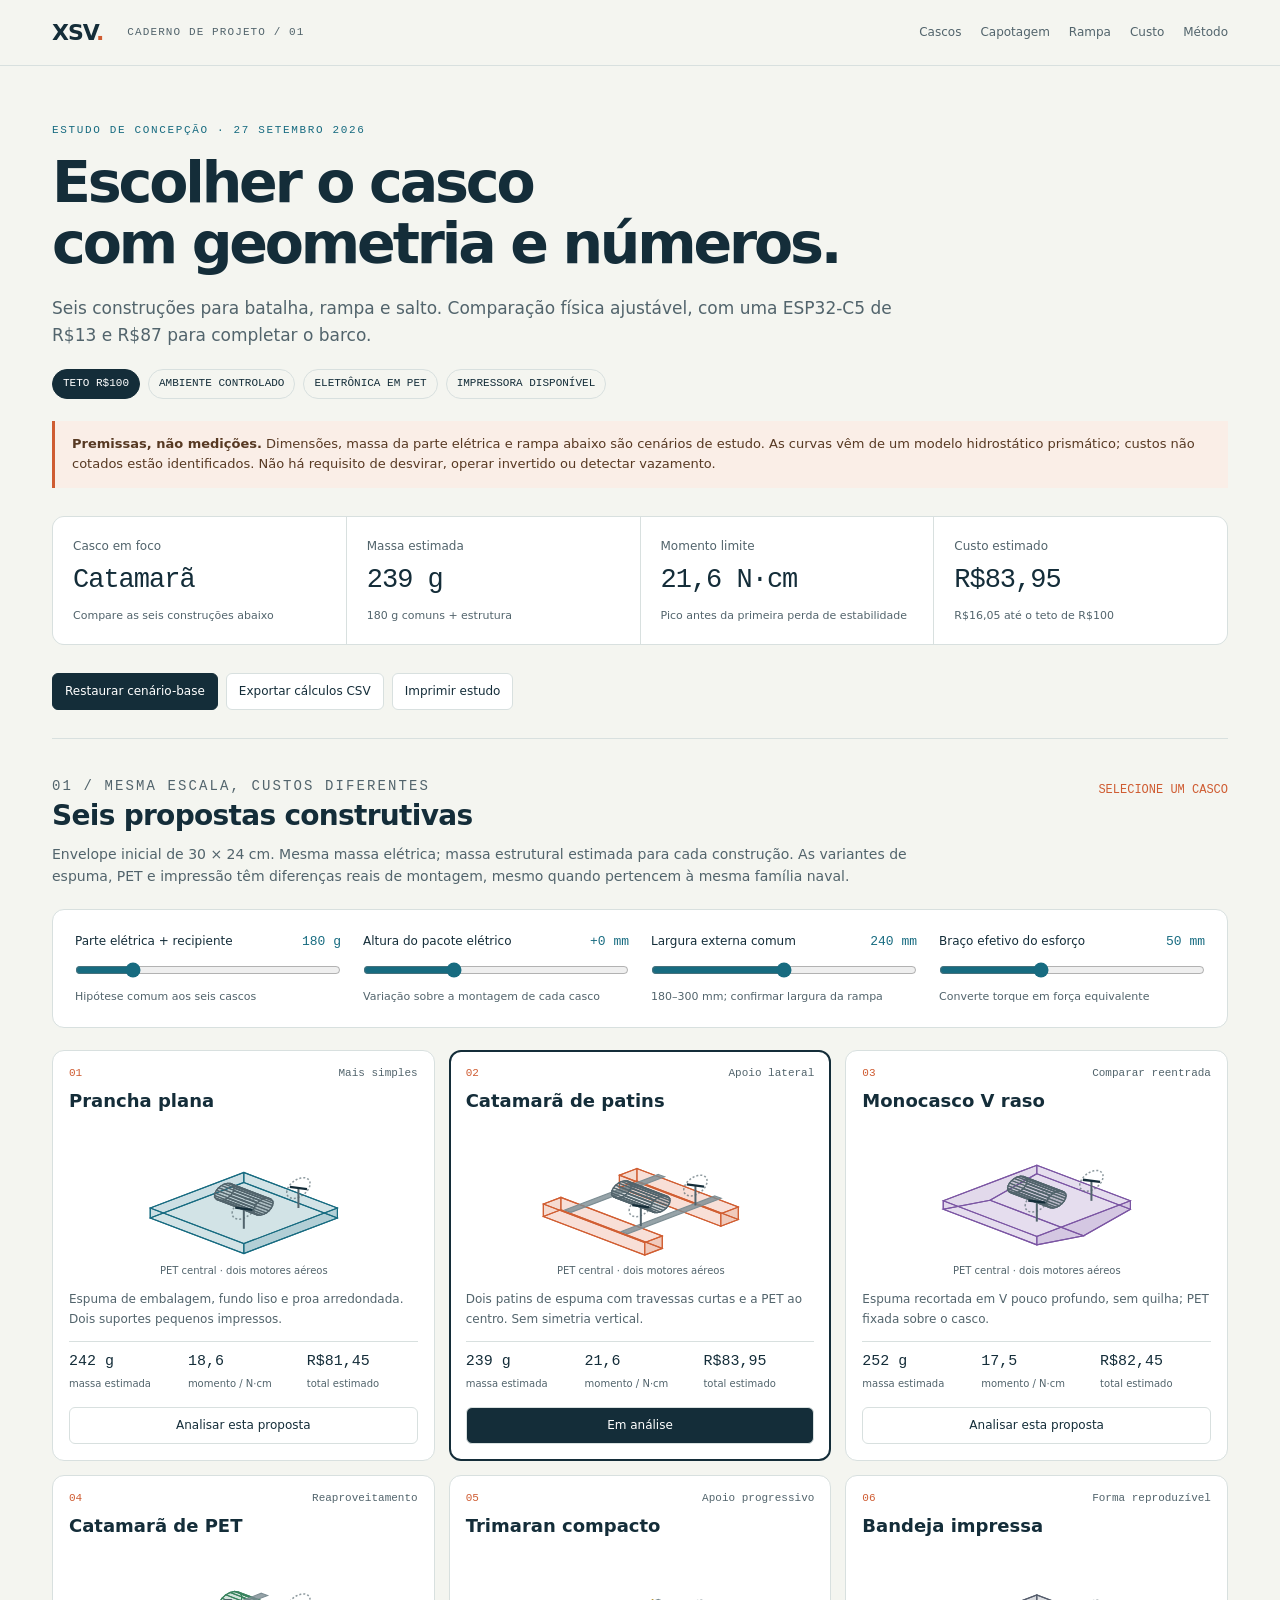
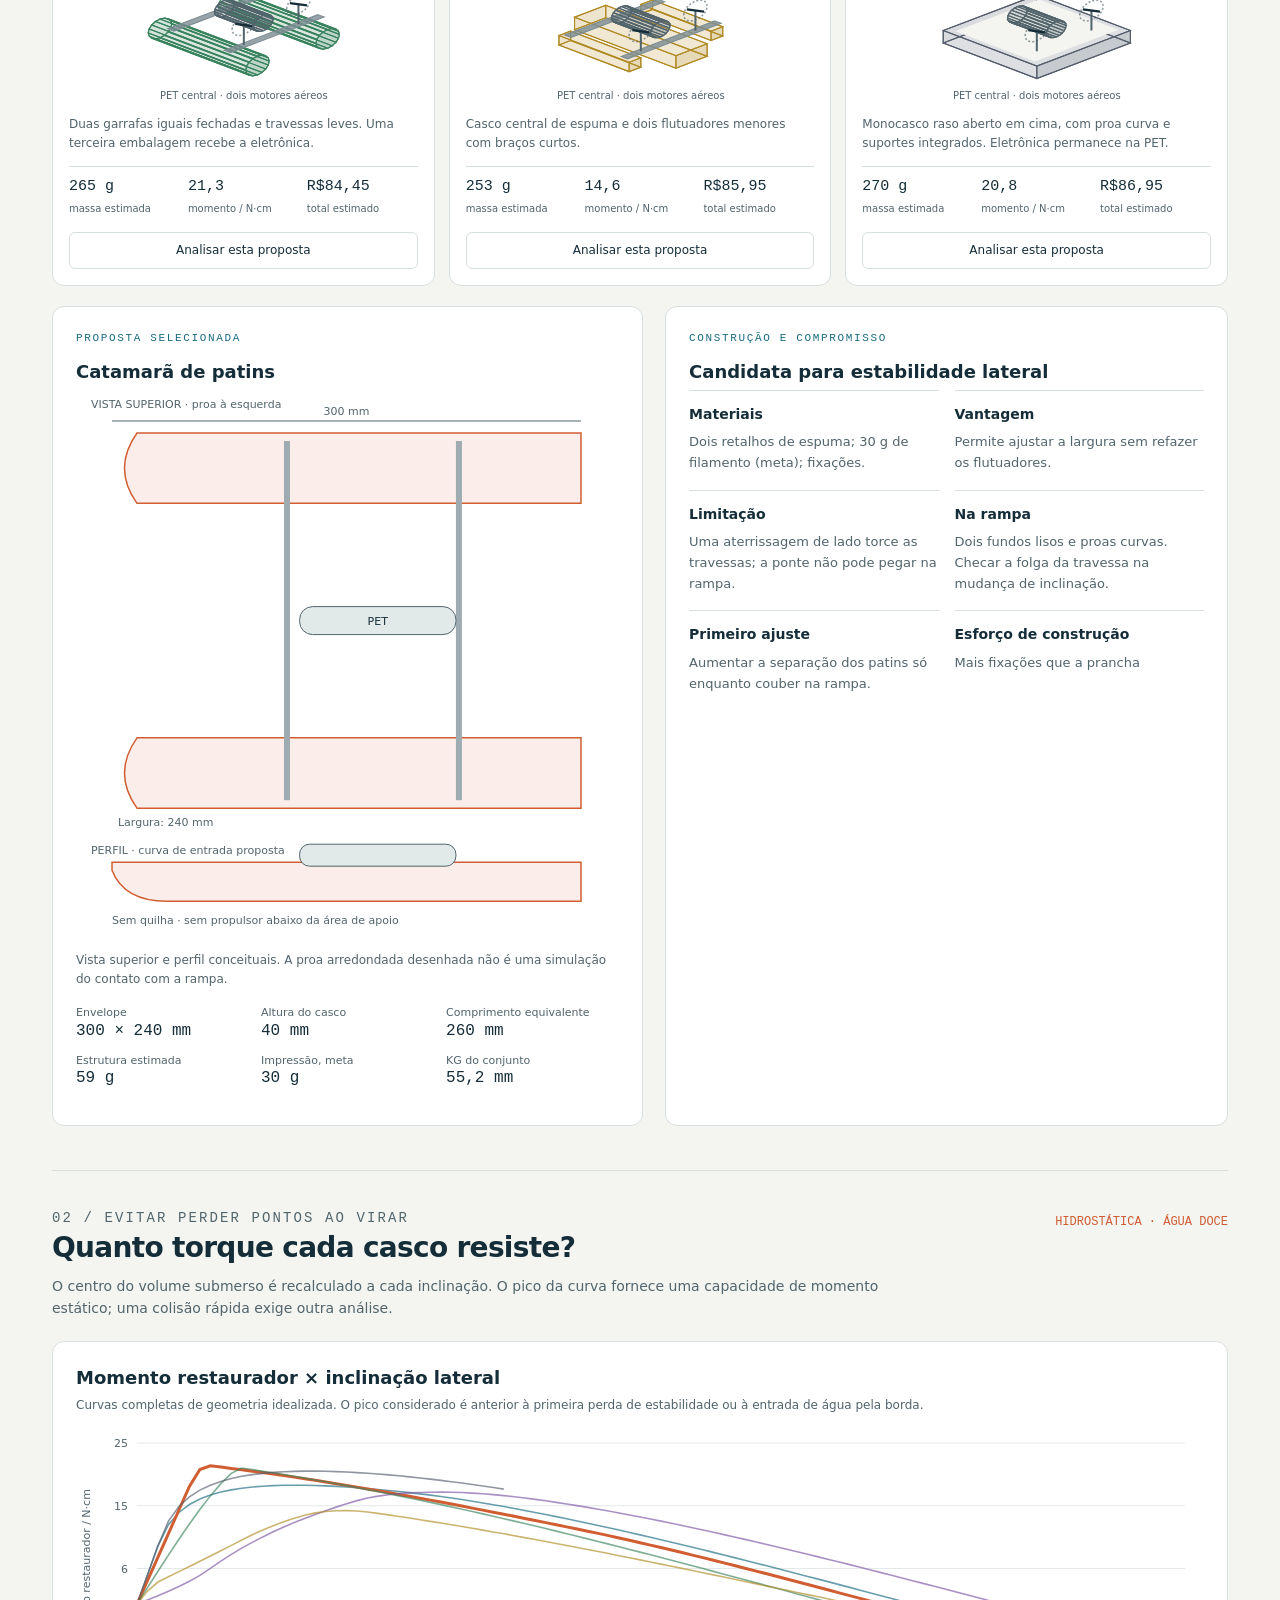
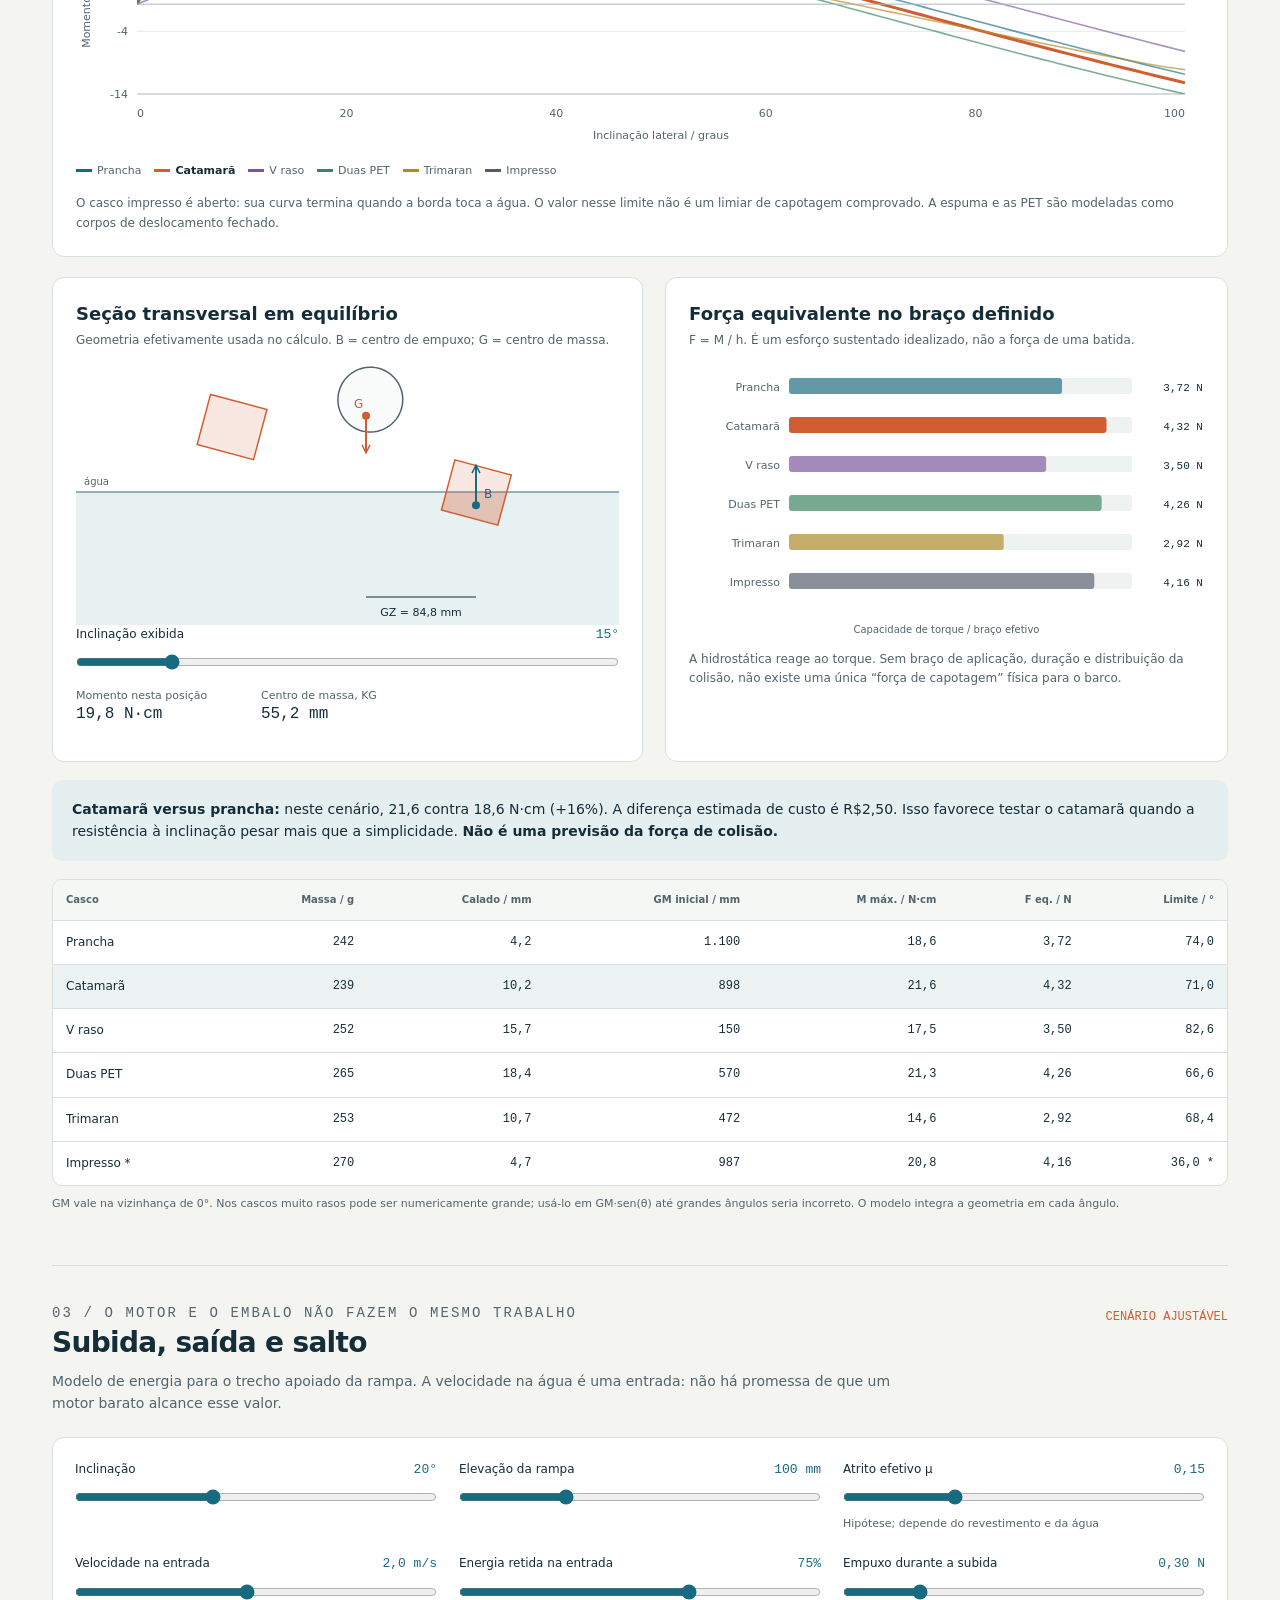
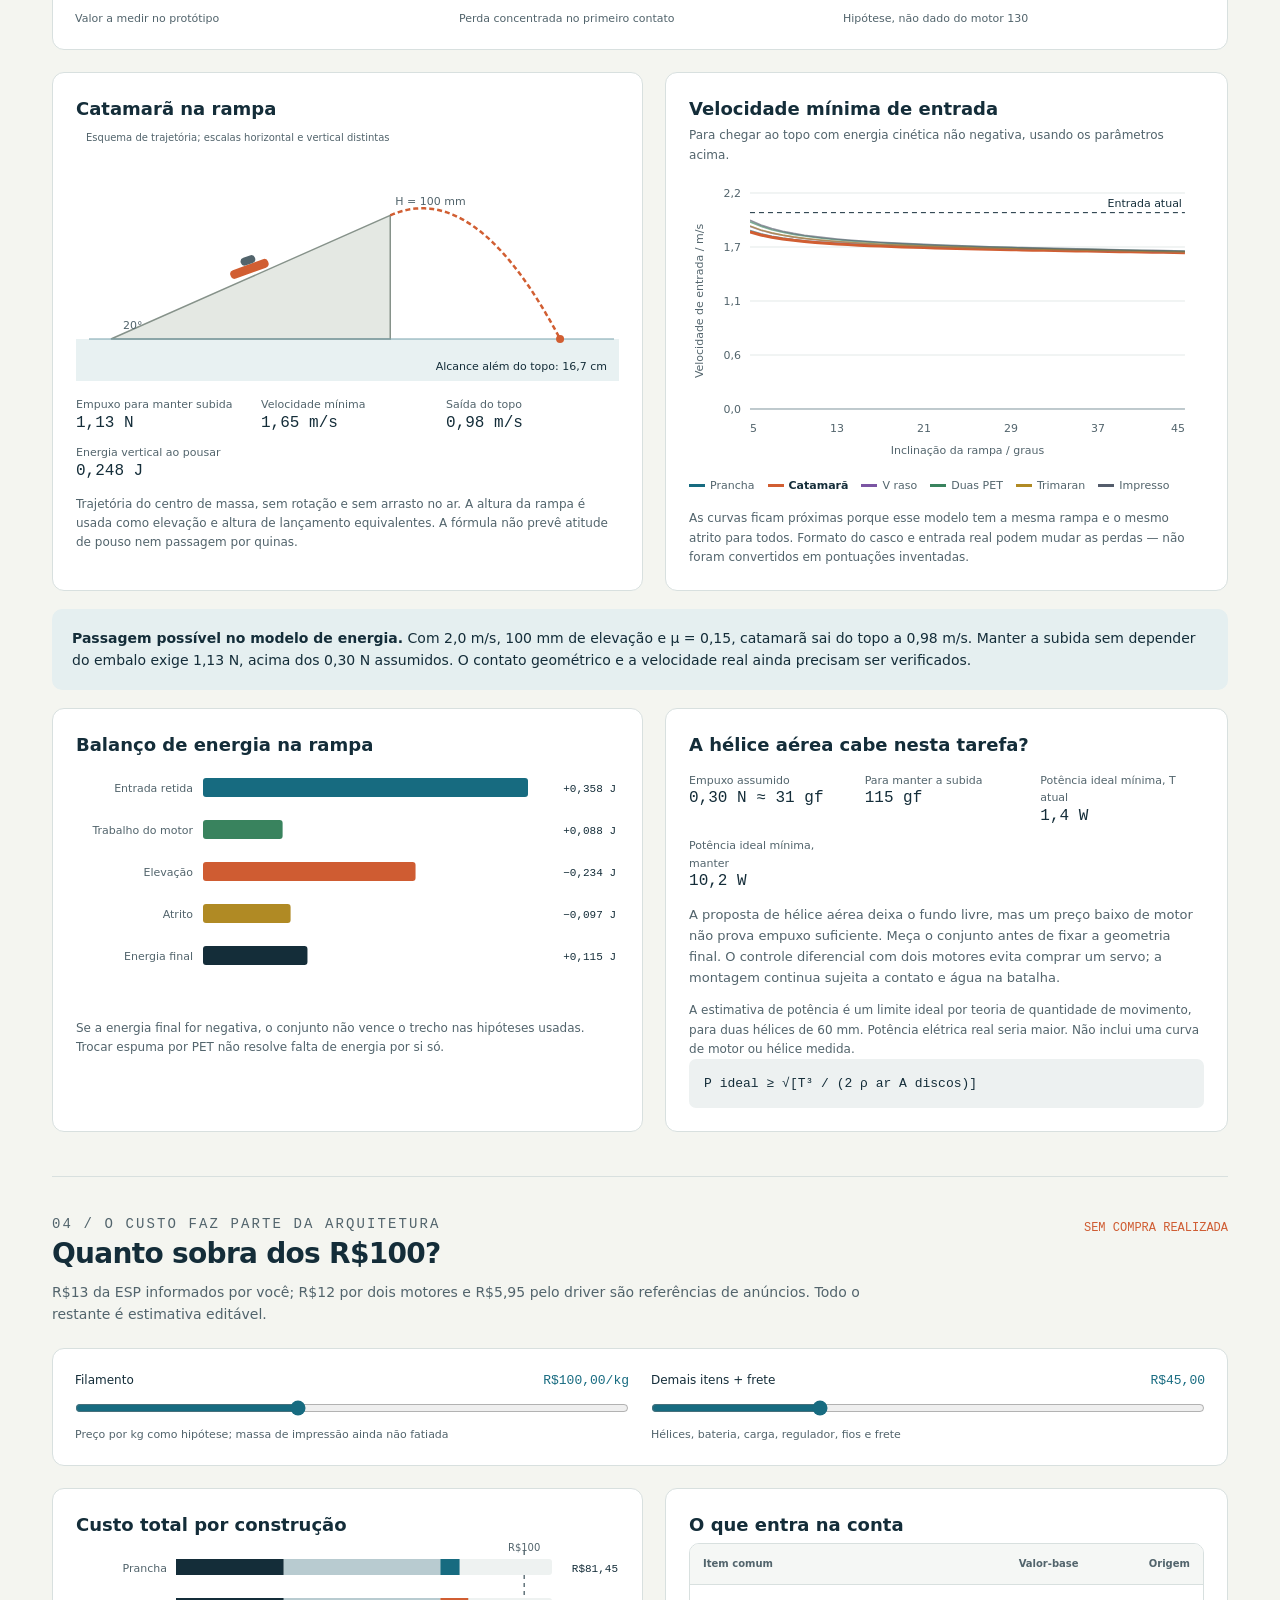
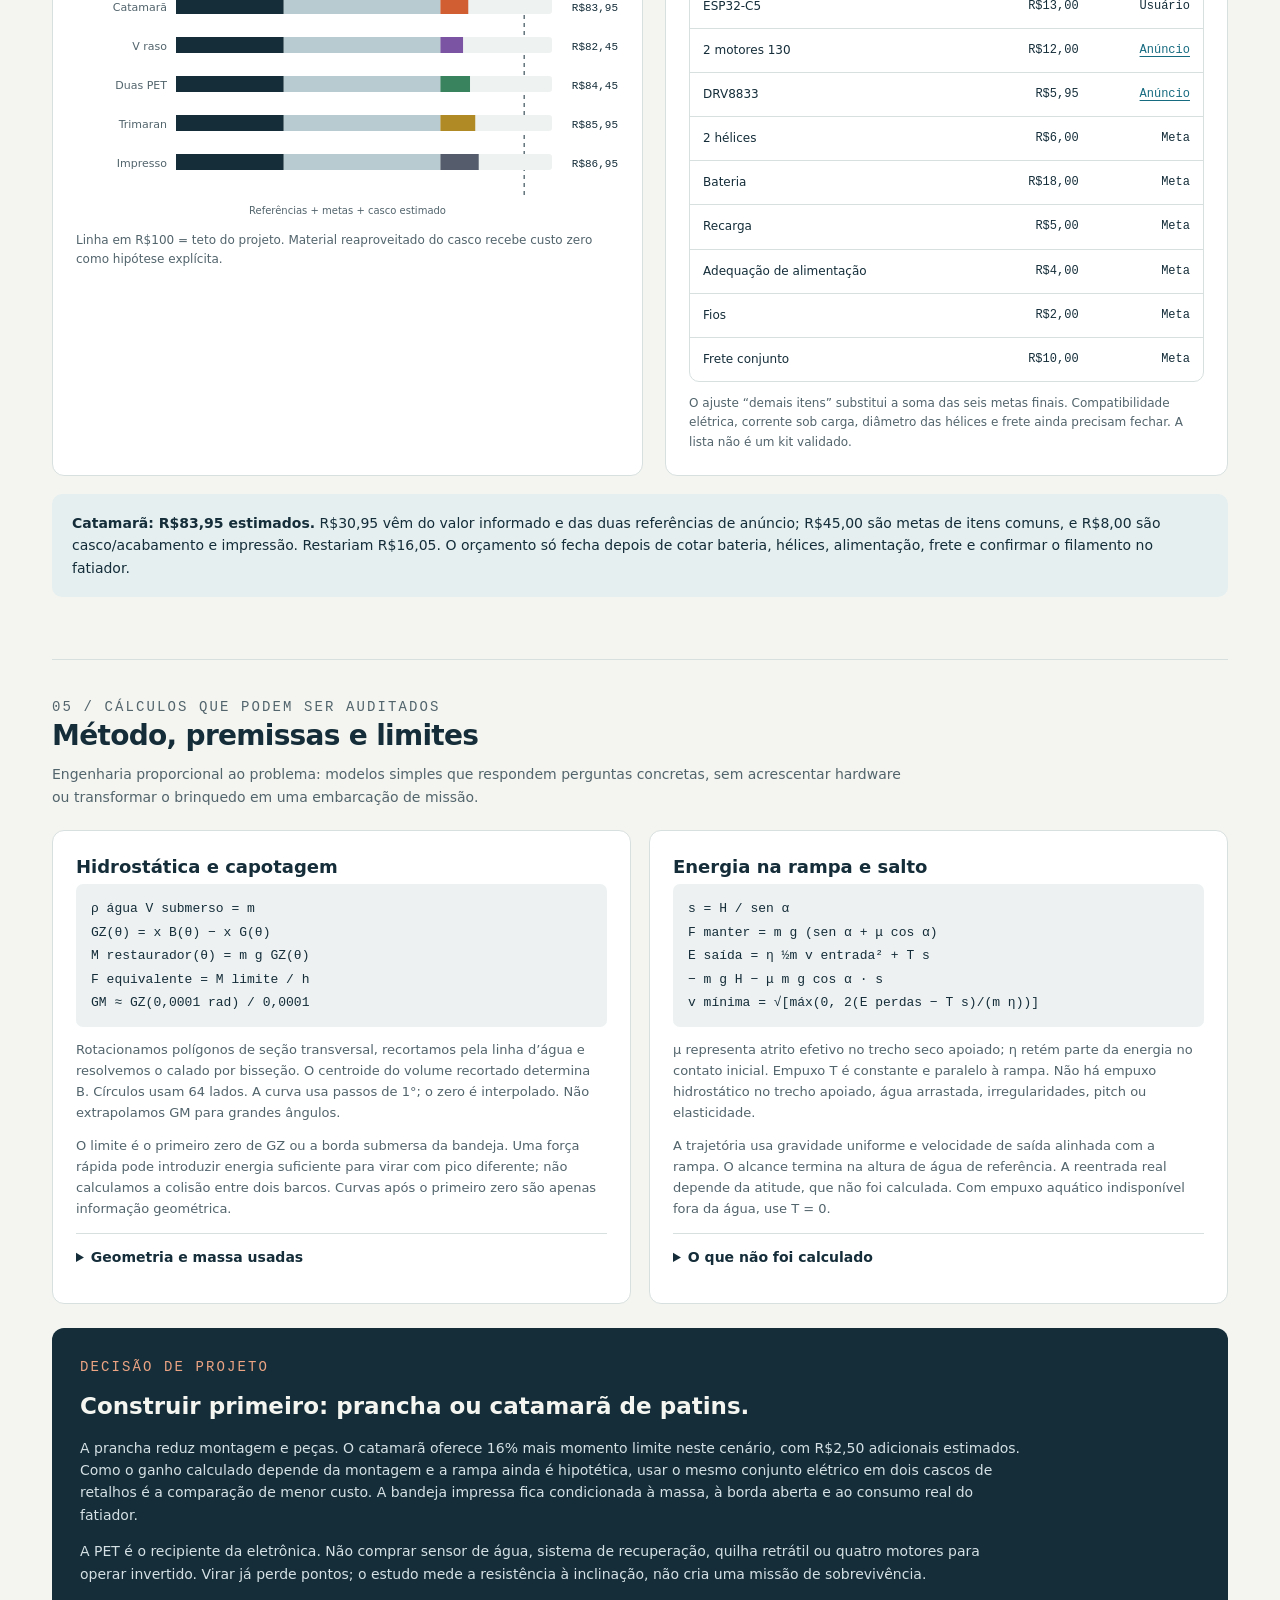
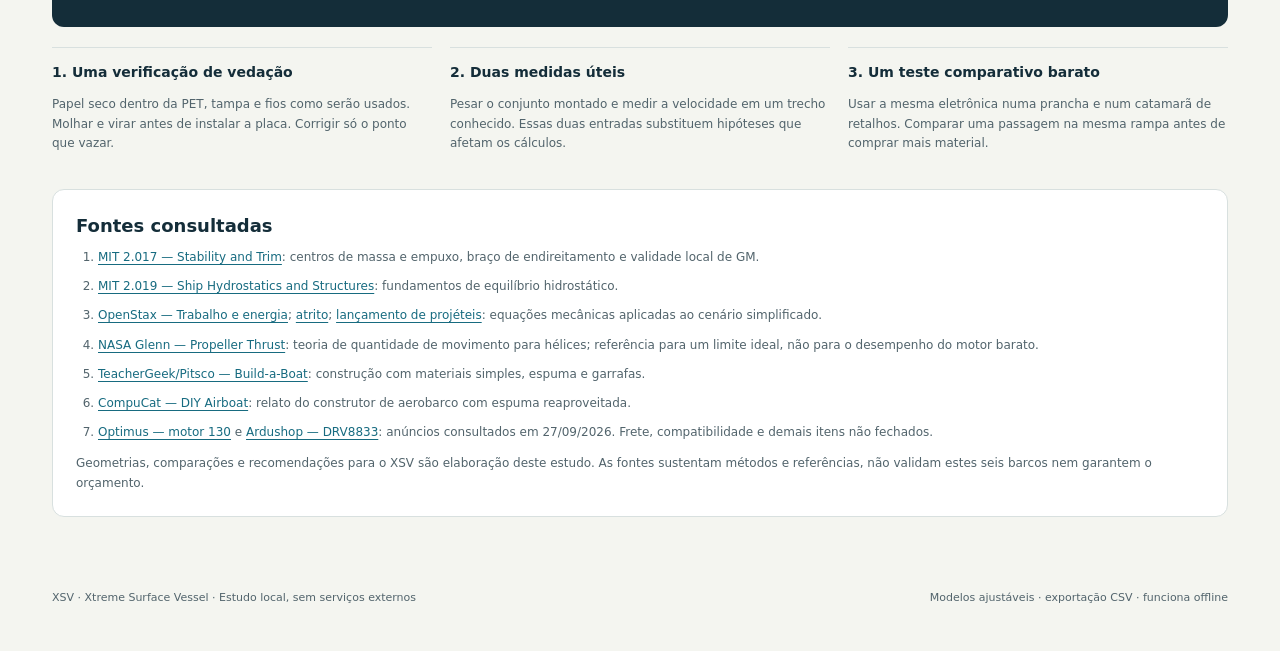
<file: docs/estudo-xsv/index.html>
<!doctype html>
<html lang="pt-BR"><head><meta charset="utf-8"><meta name="viewport" content="width=device-width,initial-scale=1"><meta name="description" content="Estudo comparativo do XSV: seis cascos econômicos, estabilidade, rampa, salto e orçamento de R$100."><title>XSV — Estudo comparativo de cascos</title><link rel="stylesheet" href="style.css"></head>
<body>
<header class="topbar"><div class="wrap"><a class="brand" href="#inicio">XSV<span>.</span></a><span class="edition">CADERNO DE PROJETO / 01</span><nav aria-label="Seções"><a href="#cascos">Cascos</a><a href="#estabilidade">Capotagem</a><a href="#rampa">Rampa</a><a href="#orcamento">Custo</a><a href="#metodo">Método</a></nav></div></header>
<main class="wrap" id="inicio">
<section class="hero"><p class="kicker">Estudo de concepção · 27 setembro 2026</p><h1>Escolher o casco<br>com geometria e números.</h1><p class="lede">Seis construções para batalha, rampa e salto. Comparação física ajustável, com uma ESP32-C5 de R$13 e R$87 para completar o barco.</p><div class="pillrow"><span class="pill dark">TETO R$100</span><span class="pill">AMBIENTE CONTROLADO</span><span class="pill">ELETRÔNICA EM PET</span><span class="pill">IMPRESSORA DISPONÍVEL</span></div><div class="baseline-note"><strong>Premissas, não medições.</strong> Dimensões, massa da parte elétrica e rampa abaixo são cenários de estudo. As curvas vêm de um modelo hidrostático prismático; custos não cotados estão identificados. Não há requisito de desvirar, operar invertido ou detectar vazamento.</div><div class="summary" id="summary" aria-live="polite"></div><div class="actions"><button class="button primary" id="reset">Restaurar cenário-base</button><button class="button" id="export">Exportar cálculos CSV</button><button class="button" id="print-page">Imprimir estudo</button></div><details id="export-panel" class="panel" hidden style="margin-top:16px"><summary>CSV do cenário calculado</summary><p class="note">Dados da última exportação. <a id="csv-download" download="xsv-cenario-comparativo.csv">Salvar arquivo CSV</a> ou copiar o conteúdo abaixo. Gere novamente após alterar os controles.</p><textarea id="csv-content" aria-label="CSV do cenário" readonly style="width:100%;height:160px;margin-top:12px;font:11px Consolas,monospace"></textarea></details></section>

<section class="section" id="cascos"><div class="section-head"><div><p class="kicker">01 / Mesma escala, custos diferentes</p><h2>Seis propostas construtivas</h2><p>Envelope inicial de 30 × 24 cm. Mesma massa elétrica; massa estrutural estimada para cada construção. As variantes de espuma, PET e impressão têm diferenças reais de montagem, mesmo quando pertencem à mesma família naval.</p></div><span class="section-index">SELECIONE UM CASCO</span></div>
<div class="controls" id="global-controls">
<label class="field"><span class="field-header">Parte elétrica + recipiente <output id="payload-out"></output></span><input id="payload" type="range" min="100" max="500" step="10" value="180"><small>Hipótese comum aos seis cascos</small></label>
<label class="field"><span class="field-header">Altura do pacote elétrico <output id="cgOffset-out"></output></span><input id="cgOffset" type="range" min="-20" max="40" step="2" value="0"><small>Variação sobre a montagem de cada casco</small></label>
<label class="field"><span class="field-header">Largura externa comum <output id="widthScale-out"></output></span><input id="widthScale" type="range" min=".75" max="1.25" step=".05" value="1"><small>180–300 mm; confirmar largura da rampa</small></label>
<label class="field"><span class="field-header">Braço efetivo do esforço <output id="lever-out"></output></span><input id="lever" type="range" min="20" max="100" step="5" value="50"><small>Converte torque em força equivalente</small></label>
</div><div class="cards" id="hull-cards"></div>
<div class="two-col selected-detail"><div class="panel"><p class="kicker">Proposta selecionada</p><h3 id="detail-title"></h3><div id="plan-sketch"></div><p class="note">Vista superior e perfil conceituais. A proa arredondada desenhada não é uma simulação do contato com a rampa.</p><div class="small-data" id="dimensions"></div></div><div class="panel" id="detail-copy"></div></div>
</section>

<section class="section" id="estabilidade"><div class="section-head"><div><p class="kicker">02 / Evitar perder pontos ao virar</p><h2>Quanto torque cada casco resiste?</h2><p>O centro do volume submerso é recalculado a cada inclinação. O pico da curva fornece uma capacidade de momento estático; uma colisão rápida exige outra análise.</p></div><span class="section-index">HIDROSTÁTICA · ÁGUA DOCE</span></div>
<div class="panel"><h3>Momento restaurador × inclinação lateral</h3><p class="sub">Curvas completas de geometria idealizada. O pico considerado é anterior à primeira perda de estabilidade ou à entrada de água pela borda.</p><div id="moment-chart" class="chart"></div><div class="legend" id="moment-legend"></div><p class="note">O casco impresso é aberto: sua curva termina quando a borda toca a água. O valor nesse limite não é um limiar de capotagem comprovado. A espuma e as PET são modeladas como corpos de deslocamento fechado.</p></div>
<div class="two-col" style="margin-top:20px"><div class="panel"><h3>Seção transversal em equilíbrio</h3><p class="sub">Geometria efetivamente usada no cálculo. B = centro de empuxo; G = centro de massa.</p><div id="heel-sketch"></div><label class="field"><span class="field-header">Inclinação exibida <output id="heel-out"></output></span><input type="range" id="heel" min="0" max="90" step="1" value="15"></label><div class="small-data" id="heel-values"></div><p class="warning-inline" id="heel-warning"></p></div><div class="panel"><h3>Força equivalente no braço definido</h3><p class="sub">F = M / h. É um esforço sustentado idealizado, não a força de uma batida.</p><div class="chart" id="force-chart"></div><p class="note">A hidrostática reage ao torque. Sem braço de aplicação, duração e distribuição da colisão, não existe uma única “força de capotagem” física para o barco.</p></div></div>
<div class="insight" id="stability-insight"></div><div class="table-wrap"><table><thead><tr><th>Casco</th><th>Massa / g</th><th>Calado / mm</th><th>GM inicial / mm</th><th>M máx. / N·cm</th><th>F eq. / N</th><th>Limite / °</th></tr></thead><tbody id="comparison-body"></tbody></table></div><p class="table-caption">GM vale na vizinhança de 0°. Nos cascos muito rasos pode ser numericamente grande; usá-lo em GM·sen(θ) até grandes ângulos seria incorreto. O modelo integra a geometria em cada ângulo.</p>
</section>

<section class="section" id="rampa"><div class="section-head"><div><p class="kicker">03 / O motor e o embalo não fazem o mesmo trabalho</p><h2>Subida, saída e salto</h2><p>Modelo de energia para o trecho apoiado da rampa. A velocidade na água é uma entrada: não há promessa de que um motor barato alcance esse valor.</p></div><span class="section-index">CENÁRIO AJUSTÁVEL</span></div>
<div class="controls ramp-controls">
<label class="field"><span class="field-header">Inclinação <output id="angle-out"></output></span><input id="angle" type="range" min="5" max="45" step="1" value="20"></label>
<label class="field"><span class="field-header">Elevação da rampa <output id="height-out"></output></span><input id="height" type="range" min="20" max="300" step="10" value="100"></label>
<label class="field"><span class="field-header">Atrito efetivo μ <output id="mu-out"></output></span><input id="mu" type="range" min="0" max=".50" step=".01" value=".15"><small>Hipótese; depende do revestimento e da água</small></label>
<label class="field"><span class="field-header">Velocidade na entrada <output id="speed-out"></output></span><input id="speed" type="range" min=".2" max="4" step=".1" value="2"><small>Valor a medir no protótipo</small></label>
<label class="field"><span class="field-header">Energia retida na entrada <output id="retention-out"></output></span><input id="retention" type="range" min=".3" max="1" step=".05" value=".75"><small>Perda concentrada no primeiro contato</small></label>
<label class="field"><span class="field-header">Empuxo durante a subida <output id="thrust-out"></output></span><input id="thrust" type="range" min="0" max="1.5" step=".05" value=".3"><small>Hipótese, não dado do motor 130</small></label>
</div>
<div class="two-col"><div class="panel"><h3 id="ramp-title"></h3><div id="ramp-sketch"></div><div class="small-data" id="ramp-values"></div><p class="note">Trajetória do centro de massa, sem rotação e sem arrasto no ar. A altura da rampa é usada como elevação e altura de lançamento equivalentes. A fórmula não prevê atitude de pouso nem passagem por quinas.</p></div><div class="panel"><h3>Velocidade mínima de entrada</h3><p class="sub">Para chegar ao topo com energia cinética não negativa, usando os parâmetros acima.</p><div class="chart" id="ramp-chart"></div><div class="legend" id="ramp-legend"></div><p class="note">As curvas ficam próximas porque esse modelo tem a mesma rampa e o mesmo atrito para todos. Formato do casco e entrada real podem mudar as perdas — não foram convertidos em pontuações inventadas.</p></div></div>
<div class="insight" id="ramp-insight"></div>
<div class="two-col"><div class="panel"><h3>Balanço de energia na rampa</h3><div class="chart" id="energy-chart"></div><p class="note">Se a energia final for negativa, o conjunto não vence o trecho nas hipóteses usadas. Trocar espuma por PET não resolve falta de energia por si só.</p></div><div class="panel"><h3>A hélice aérea cabe nesta tarefa?</h3><div id="propulsion-copy"></div><p class="note">A estimativa de potência é um limite ideal por teoria de quantidade de movimento, para duas hélices de 60 mm. Potência elétrica real seria maior. Não inclui uma curva de motor ou hélice medida.</p><div class="formula">P ideal ≥ √[T³ / (2 ρ ar A discos)]</div></div></div>
</section>

<section class="section" id="orcamento"><div class="section-head"><div><p class="kicker">04 / O custo faz parte da arquitetura</p><h2>Quanto sobra dos R$100?</h2><p>R$13 da ESP informados por você; R$12 por dois motores e R$5,95 pelo driver são referências de anúncios. Todo o restante é estimativa editável.</p></div><span class="section-index">SEM COMPRA REALIZADA</span></div>
<div class="controls" style="grid-template-columns:repeat(2,minmax(0,1fr))"><label class="field"><span class="field-header">Filamento <output id="filament-out"></output></span><input id="filament" type="range" min="60" max="160" step="5" value="100"><small>Preço por kg como hipótese; massa de impressão ainda não fatiada</small></label><label class="field"><span class="field-header">Demais itens + frete <output id="extras-out"></output></span><input id="extras" type="range" min="30" max="80" step="1" value="45"><small>Hélices, bateria, carga, regulador, fios e frete</small></label></div>
<div class="two-col"><div class="panel"><h3>Custo total por construção</h3><div class="chart" id="budget-chart"></div><p class="note">Linha em R$100 = teto do projeto. Material reaproveitado do casco recebe custo zero como hipótese explícita.</p></div><div class="panel"><h3>O que entra na conta</h3><div class="table-wrap"><table><thead><tr><th>Item comum</th><th>Valor-base</th><th>Origem</th></tr></thead><tbody><tr><td>ESP32-C5</td><td>R$13,00</td><td>Usuário</td></tr><tr><td>2 motores 130</td><td>R$12,00</td><td><a href="https://www.lojaoptimusrobotica.com.br/motor-dc-3-volts" target="_blank" rel="noopener">Anúncio</a></td></tr><tr><td>DRV8833</td><td>R$5,95</td><td><a href="https://www.ardushop.com.br/produto/driver-drv8833-motor-dc-ou-passo" target="_blank" rel="noopener">Anúncio</a></td></tr><tr><td>2 hélices</td><td>R$6,00</td><td>Meta</td></tr><tr><td>Bateria</td><td>R$18,00</td><td>Meta</td></tr><tr><td>Recarga</td><td>R$5,00</td><td>Meta</td></tr><tr><td>Adequação de alimentação</td><td>R$4,00</td><td>Meta</td></tr><tr><td>Fios</td><td>R$2,00</td><td>Meta</td></tr><tr><td>Frete conjunto</td><td>R$10,00</td><td>Meta</td></tr></tbody></table></div><p class="note">O ajuste “demais itens” substitui a soma das seis metas finais. Compatibilidade elétrica, corrente sob carga, diâmetro das hélices e frete ainda precisam fechar. A lista não é um kit validado.</p></div></div><div id="budget-insight" class="insight"></div>
</section>

<section class="section" id="metodo"><div class="section-head"><div><p class="kicker">05 / Cálculos que podem ser auditados</p><h2>Método, premissas e limites</h2><p>Engenharia proporcional ao problema: modelos simples que respondem perguntas concretas, sem acrescentar hardware ou transformar o brinquedo em uma embarcação de missão.</p></div></div>
<div class="method-grid"><div class="panel"><h3>Hidrostática e capotagem</h3><div class="formula">ρ água V submerso = m<br>GZ(θ) = x B(θ) − x G(θ)<br>M restaurador(θ) = m g GZ(θ)<br>F equivalente = M limite / h<br>GM ≈ GZ(0,0001 rad) / 0,0001</div><p>Rotacionamos polígonos de seção transversal, recortamos pela linha d’água e resolvemos o calado por bisseção. O centroide do volume recortado determina B. Círculos usam 64 lados. A curva usa passos de 1°; o zero é interpolado. Não extrapolamos GM para grandes ângulos.</p><p>O limite é o primeiro zero de GZ ou a borda submersa da bandeja. Uma força rápida pode introduzir energia suficiente para virar com pico diferente; não calculamos a colisão entre dois barcos. Curvas após o primeiro zero são apenas informação geométrica.</p><details><summary>Geometria e massa usadas</summary><p>Todos partem de 300 × 240 mm. Comprimentos prismáticos equivalentes: prancha, V e impresso = 240 mm; catamarã = 260 mm; PET = 180 mm de cilindro útil; trimaran = 260 mm no centro e 180 mm nos flutuadores. Pontas e curvatura da proa não são integradas.</p><p>Espuma: densidade hipotética de 20 kg/m³, volume do prisma × densidade. Acrescentamos massa de filamento e 10 g de fixações/acabamento. PET: 40 g nas duas garrafas + impressão + 10 g. Impresso: 80 g + 10 g. Os 180 g comuns incluem parte elétrica e recipiente, sem lista pesada em balança.</p><p>Altura do centro de massa do pacote elétrico: 55 / 65 / 60 / 85 / 62 / 50 mm, respectivamente. A altura do centro de massa estrutural é aproximada por 16 / 25 / 33 / 35 / 25 / 18 mm. A PET elétrica tem empuxo modelado como cilindro Ø50 × 100 mm, acima do casco, comum aos seis. Não representa compartimentação de avaria.</p><p>O ajuste da altura altera G, mantendo a forma externa da cápsula. Ele representa redistribuição de massa interna, não deslocamento físico completo de todos os componentes. Alterar largura preserva a estimativa de filamento: uma nova impressão precisa ser fatiada.</p></details></div>
<div class="panel"><h3>Energia na rampa e salto</h3><div class="formula">s = H / sen α<br>F manter = m g (sen α + μ cos α)<br>E saída = η ½m v entrada² + T s<br>− m g H − μ m g cos α · s<br>v mínima = √[máx(0, 2(E perdas − T s)/(m η))]</div><p>μ representa atrito efetivo no trecho seco apoiado; η retém parte da energia no contato inicial. Empuxo T é constante e paralelo à rampa. Não há empuxo hidrostático no trecho apoiado, água arrastada, irregularidades, pitch ou elasticidade.</p><p>A trajetória usa gravidade uniforme e velocidade de saída alinhada com a rampa. O alcance termina na altura de água de referência. A reentrada real depende da atitude, que não foi calculada. Com empuxo aquático indisponível fora da água, use T = 0.</p><details><summary>O que não foi calculado</summary><ul><li>Velocidade máxima na água ou resistência hidrodinâmica.</li><li>Empuxo real do conjunto motor 130 + hélice + bateria.</li><li>Força de impacto entre barcos ou pico de carga no pouso.</li><li>Resistência da espuma, das travessas e das camadas impressas.</li><li>Vedação real de tampa e fios, vida do motor após molhar.</li><li>Espaço da mesa da impressora e consumo de um STL final.</li></ul></details></div></div>
<div class="recommendation"><p class="kicker">Decisão de projeto</p><h3 id="recommendation-title"></h3><p id="recommendation-copy"></p><p>A PET é o recipiente da eletrônica. Não comprar sensor de água, sistema de recuperação, quilha retrátil ou quatro motores para operar invertido. Virar já perde pontos; o estudo mede a resistência à inclinação, não cria uma missão de sobrevivência.</p></div>
<div class="checklist"><div><h4>1. Uma verificação de vedação</h4><p>Papel seco dentro da PET, tampa e fios como serão usados. Molhar e virar antes de instalar a placa. Corrigir só o ponto que vazar.</p></div><div><h4>2. Duas medidas úteis</h4><p>Pesar o conjunto montado e medir a velocidade em um trecho conhecido. Essas duas entradas substituem hipóteses que afetam os cálculos.</p></div><div><h4>3. Um teste comparativo barato</h4><p>Usar a mesma eletrônica numa prancha e num catamarã de retalhos. Comparar uma passagem na mesma rampa antes de comprar mais material.</p></div></div>
<div class="panel" style="margin-top:24px"><h3>Fontes consultadas</h3><ol class="source-list"><li><a href="https://ocw.mit.edu/courses/2-017j-design-of-electromechanical-robotic-systems-fall-2009/feba89aba74b6dbf71ead4f18284ccb5_MIT2_017JF09_stability.pdf" target="_blank" rel="noopener">MIT 2.017 — Stability and Trim</a>: centros de massa e empuxo, braço de endireitamento e validade local de GM.</li><li><a href="https://ocw.mit.edu/courses/2-019-design-of-ocean-systems-spring-2011/f0cc4e483a7d4b78760f9b0908f51c44_MIT2_019S11_HydStr1.pdf" target="_blank" rel="noopener">MIT 2.019 — Ship Hydrostatics and Structures</a>: fundamentos de equilíbrio hidrostático.</li><li><a href="https://openstax.org/books/college-physics/pages/7-2-kinetic-energy-and-the-work-energy-theorem" target="_blank" rel="noopener">OpenStax — Trabalho e energia</a>; <a href="https://openstax.org/books/college-physics-2e/pages/5-1-friction" target="_blank" rel="noopener">atrito</a>; <a href="https://openstax.org/books/college-physics-2e/pages/3-4-projectile-motion" target="_blank" rel="noopener">lançamento de projéteis</a>: equações mecânicas aplicadas ao cenário simplificado.</li><li><a href="https://www1.grc.nasa.gov/beginners-guide-to-aeronautics/propeller-thrust/" target="_blank" rel="noopener">NASA Glenn — Propeller Thrust</a>: teoria de quantidade de movimento para hélices; referência para um limite ideal, não para o desempenho do motor barato.</li><li><a href="https://asset.pitsco.com/sharedimages/resources/boat_go_guide.pdf" target="_blank" rel="noopener">TeacherGeek/Pitsco — Build-a-Boat</a>: construção com materiais simples, espuma e garrafas.</li><li><a href="https://hackaday.io/project/2359-diy-airboat-and-controller/details" target="_blank" rel="noopener">CompuCat — DIY Airboat</a>: relato do construtor de aerobarco com espuma reaproveitada.</li><li><a href="https://www.lojaoptimusrobotica.com.br/motor-dc-3-volts" target="_blank" rel="noopener">Optimus — motor 130</a> e <a href="https://www.ardushop.com.br/produto/driver-drv8833-motor-dc-ou-passo" target="_blank" rel="noopener">Ardushop — DRV8833</a>: anúncios consultados em 27/09/2026. Frete, compatibilidade e demais itens não fechados.</li></ol><p class="note">Geometrias, comparações e recomendações para o XSV são elaboração deste estudo. As fontes sustentam métodos e referências, não validam estes seis barcos nem garantem o orçamento.</p></div>
</section></main><footer class="footer"><div class="wrap"><span>XSV · Xtreme Surface Vessel · Estudo local, sem serviços externos</span><span>Modelos ajustáveis · exportação CSV · funciona offline</span></div></footer>
<noscript><p class="noscript">Ative JavaScript para calcular gráficos e tabelas. O método e as fontes continuam disponíveis no documento.</p></noscript><script src="model.js"></script><script src="app.js"></script></body></html>
</file>
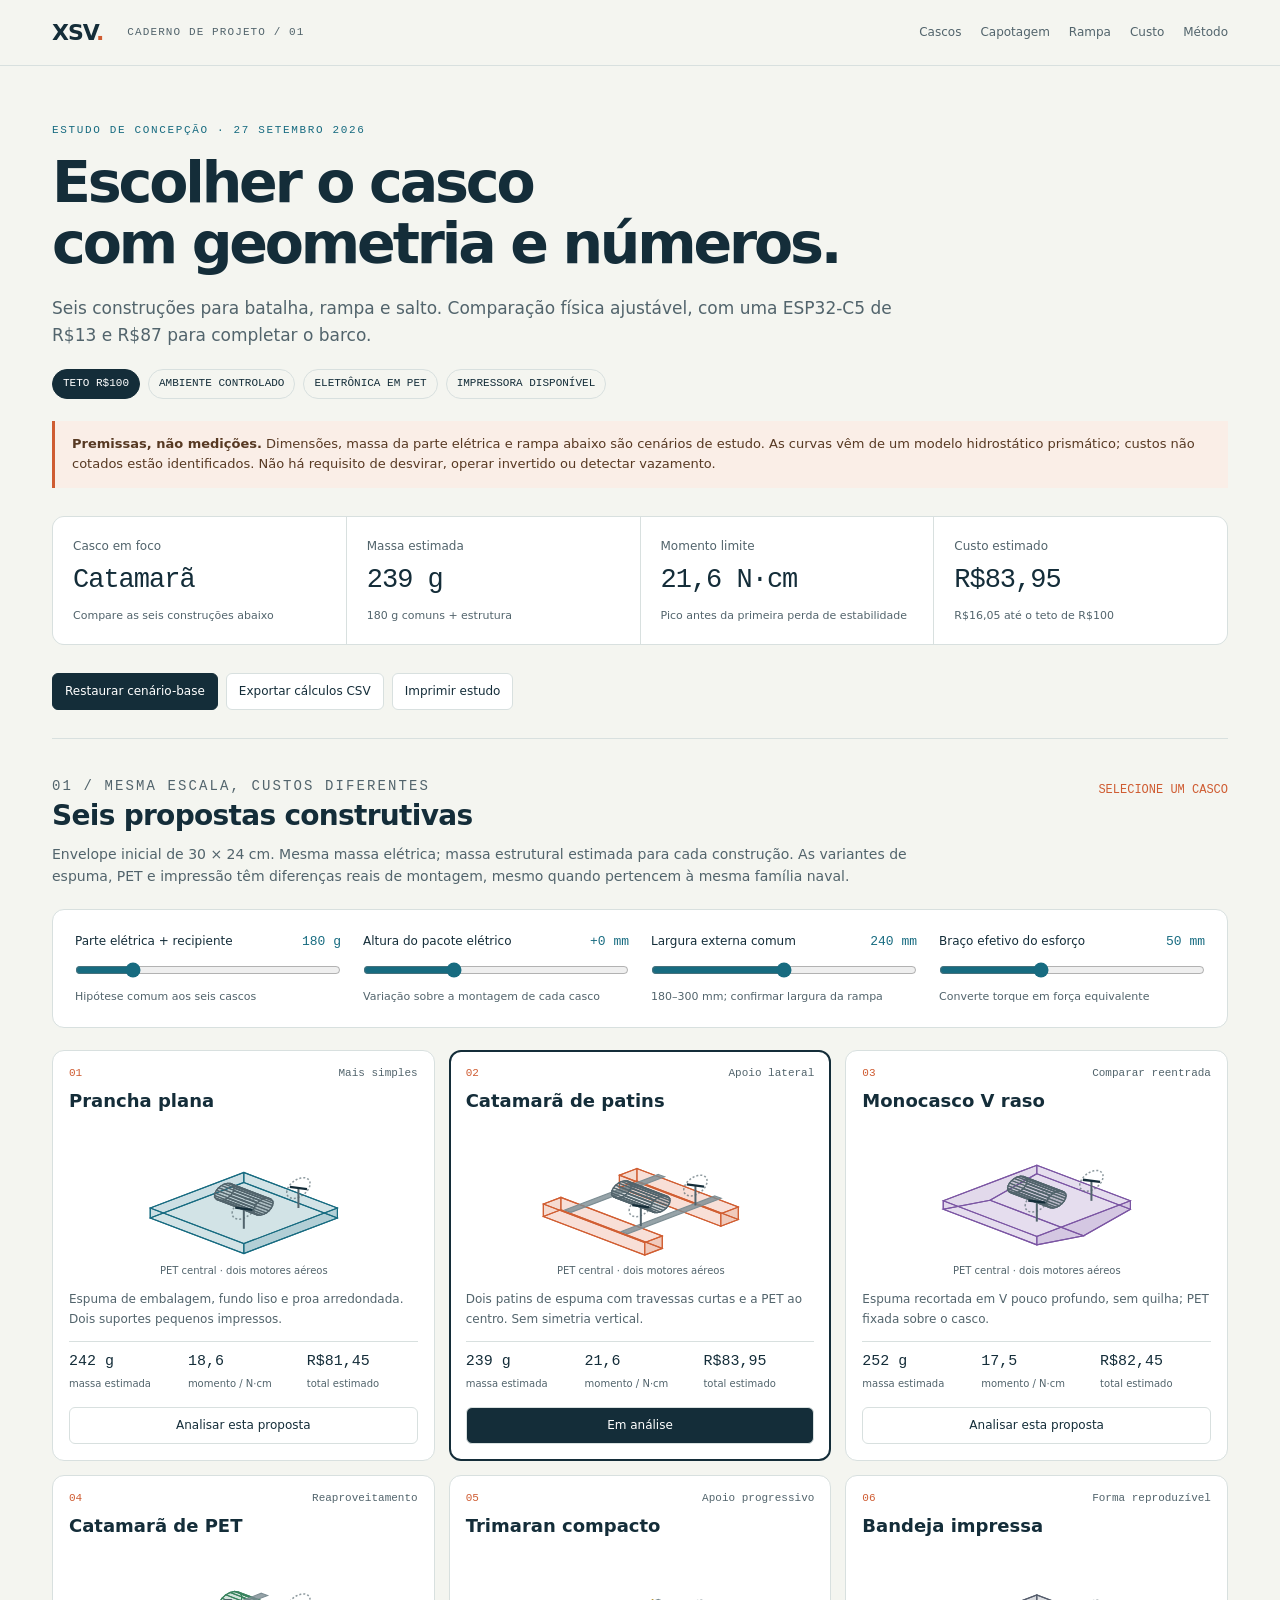
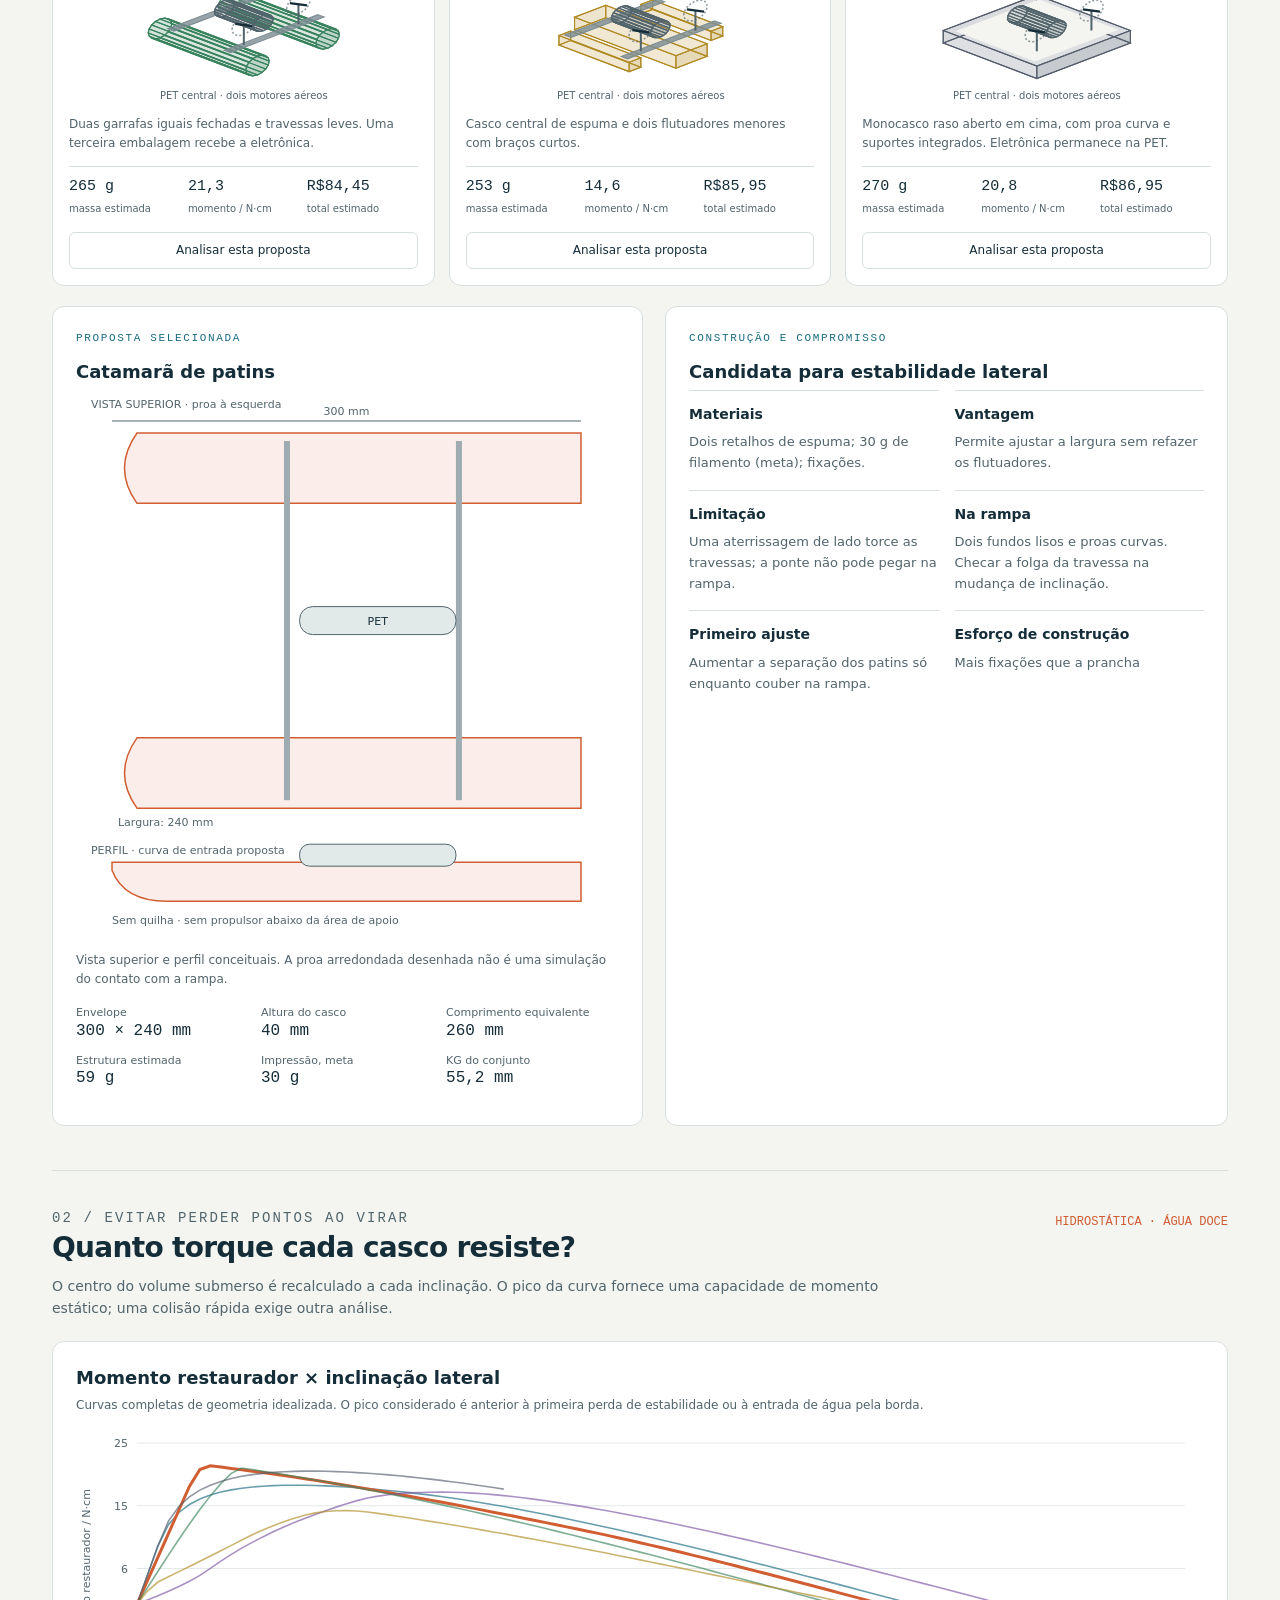
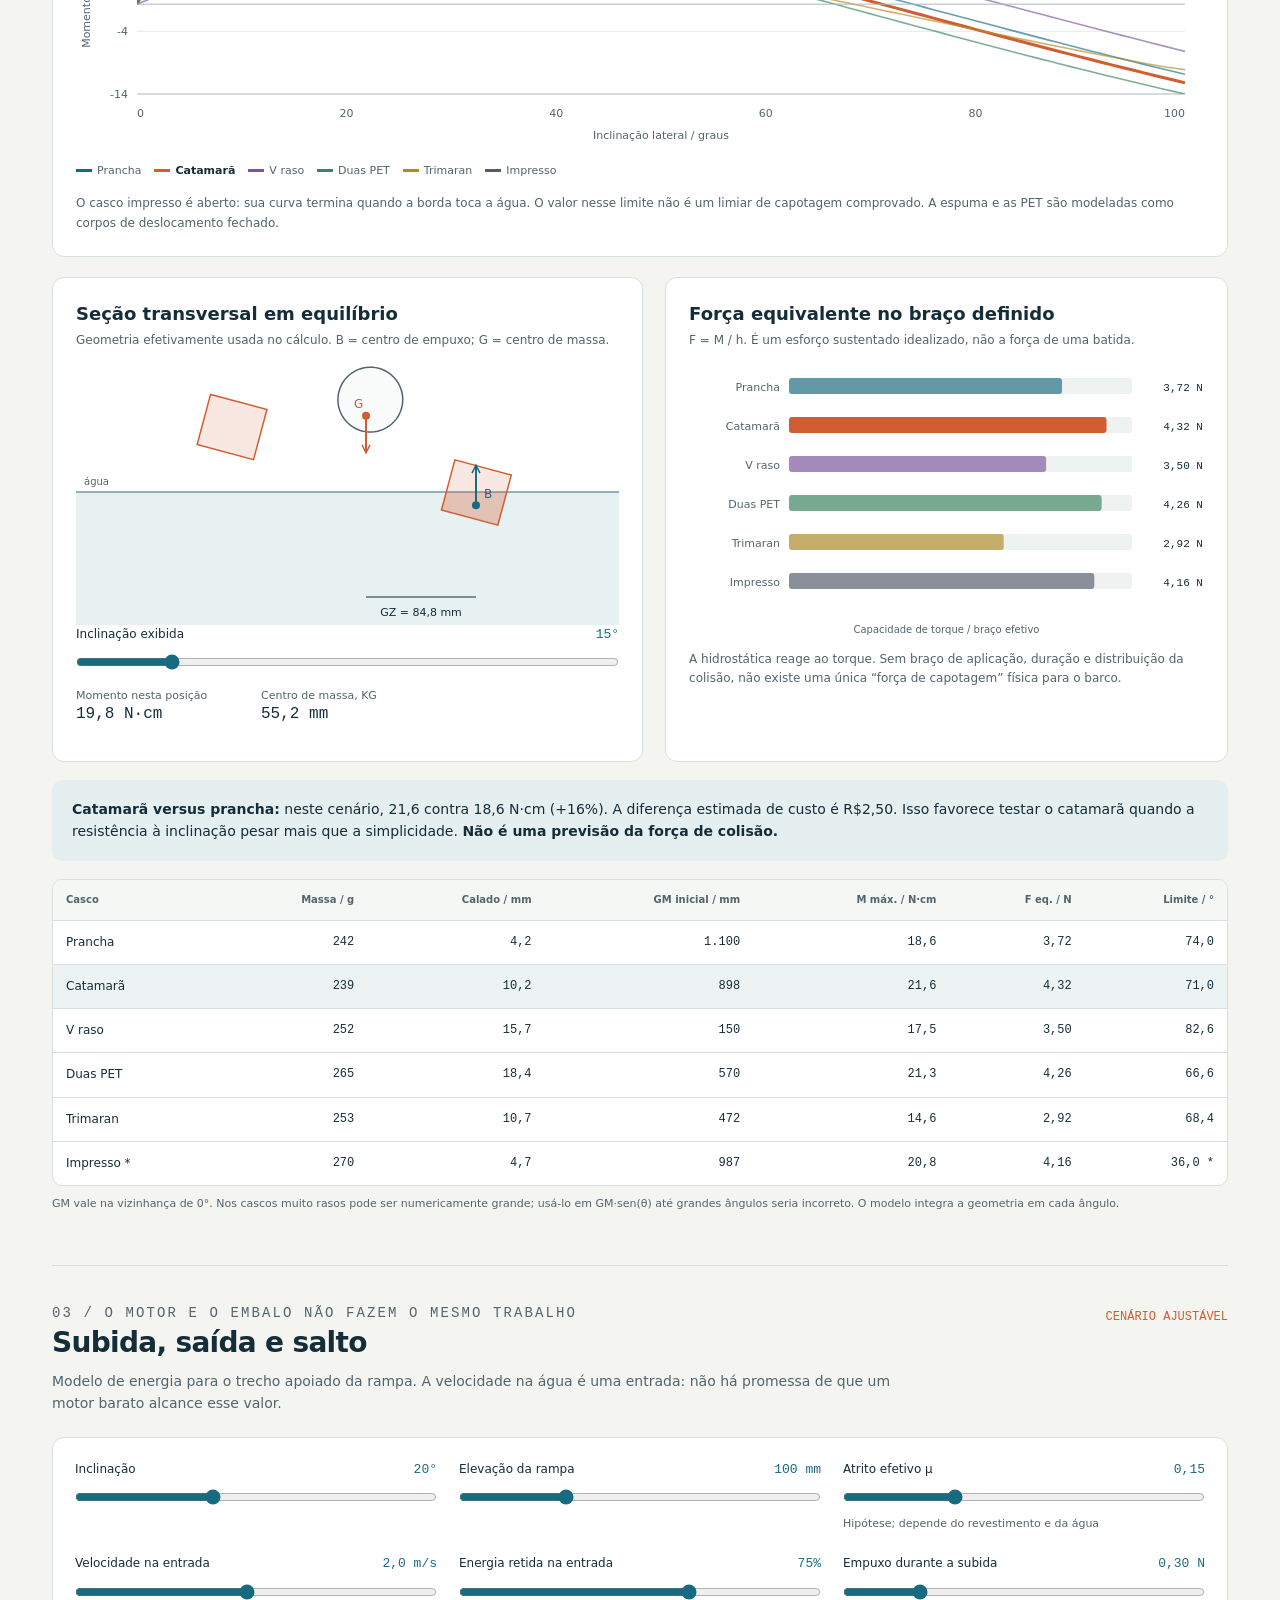
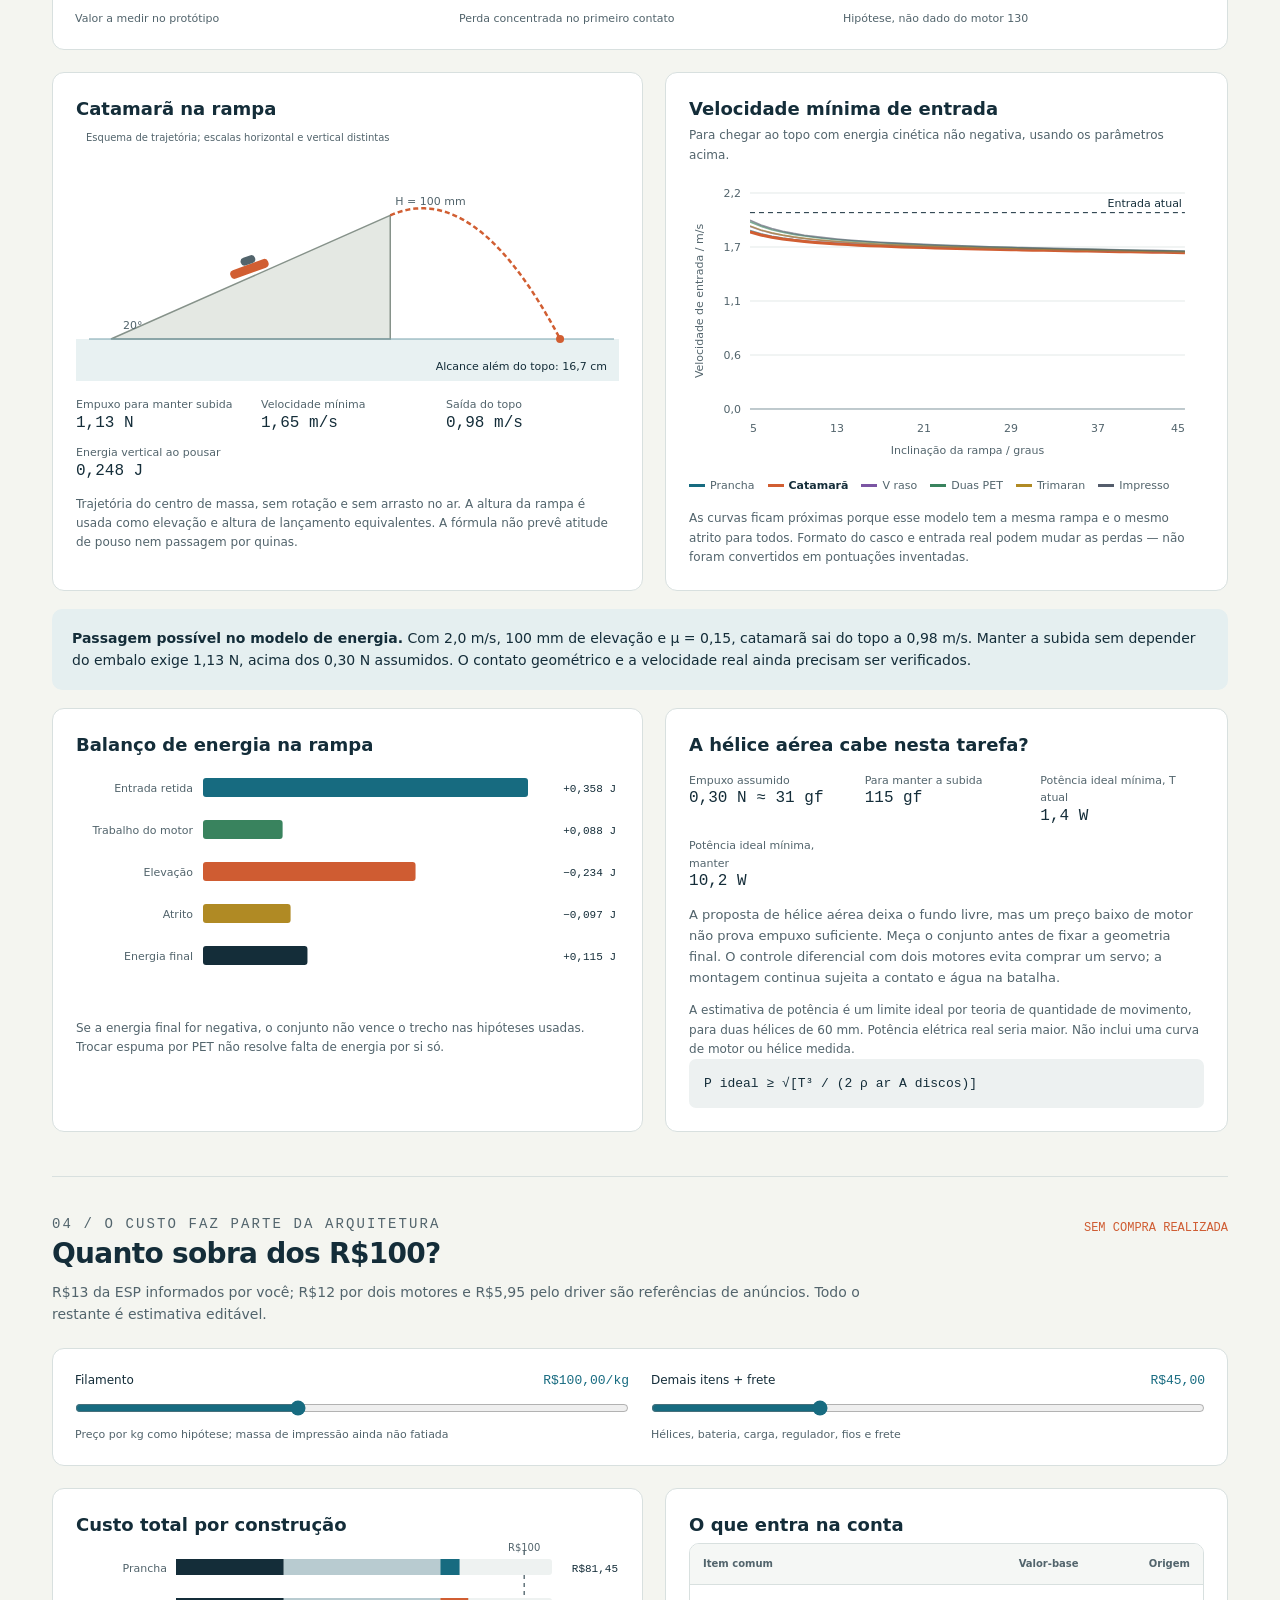
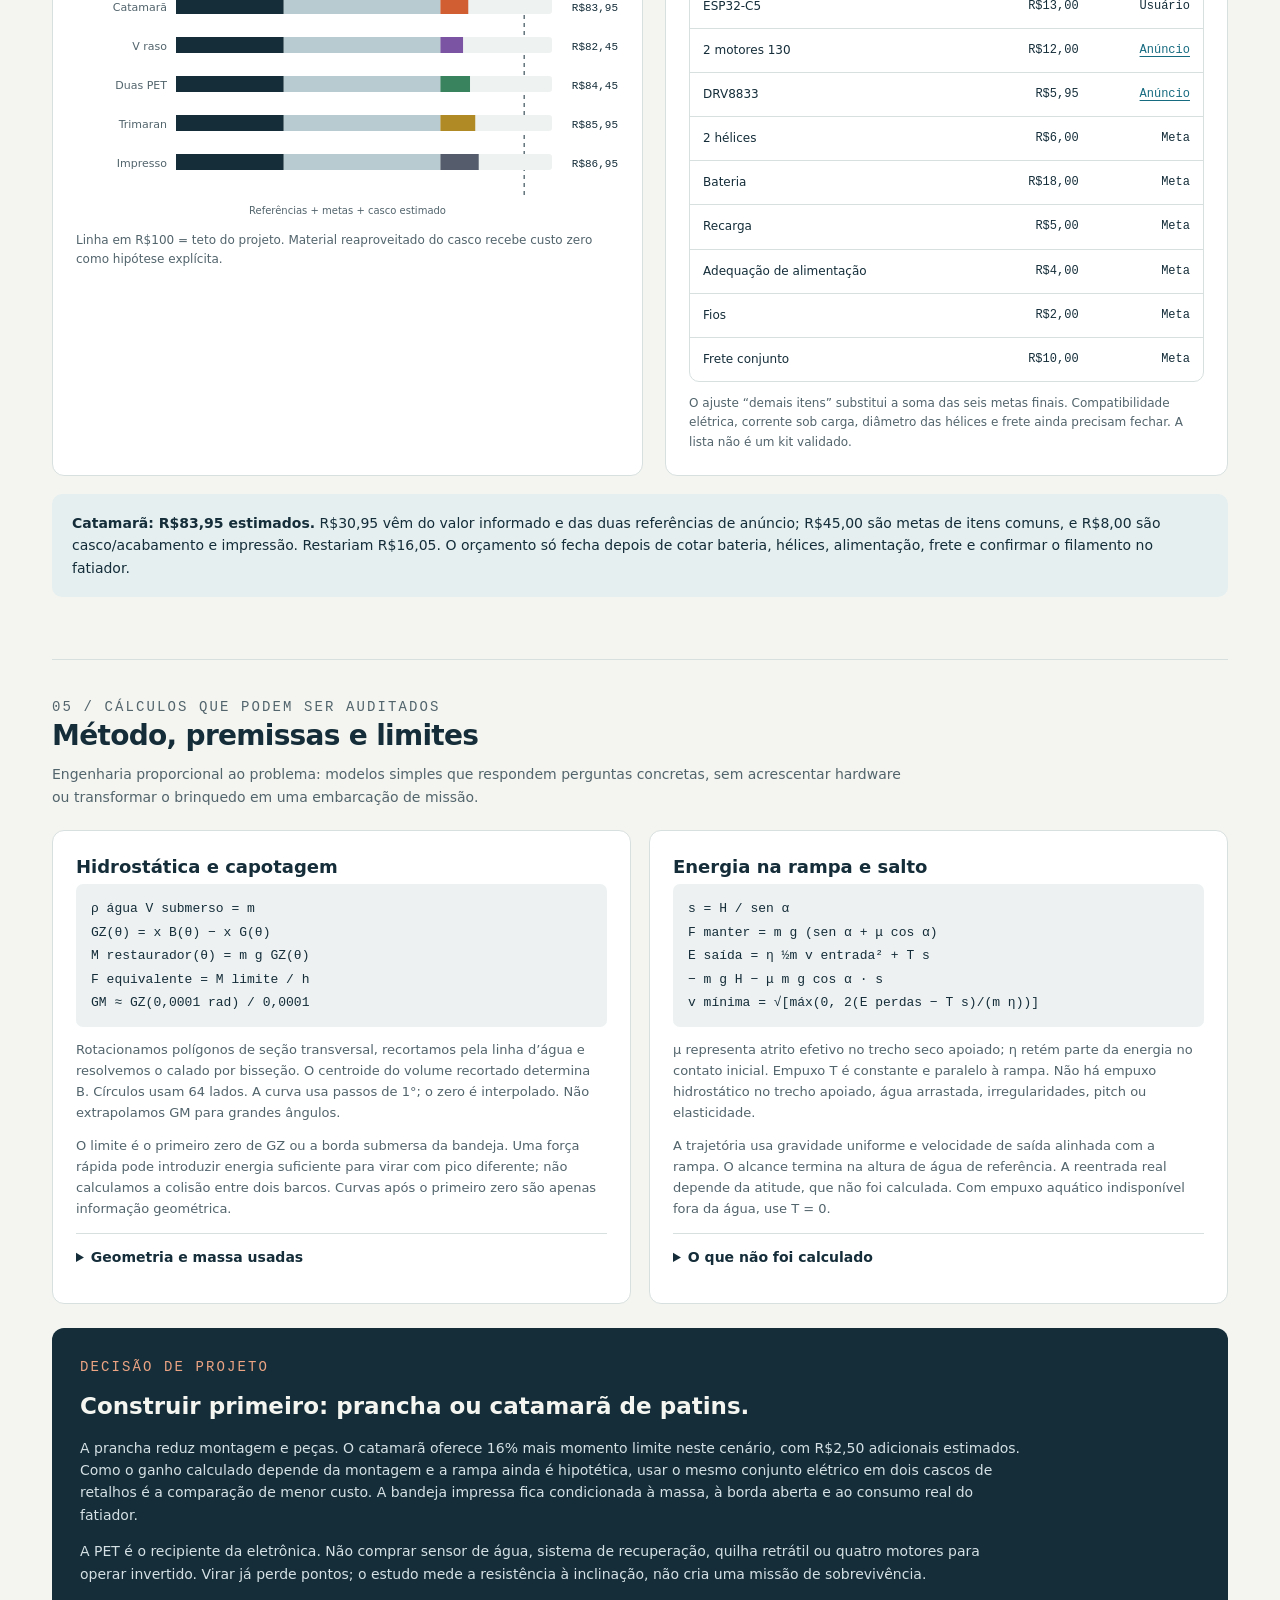
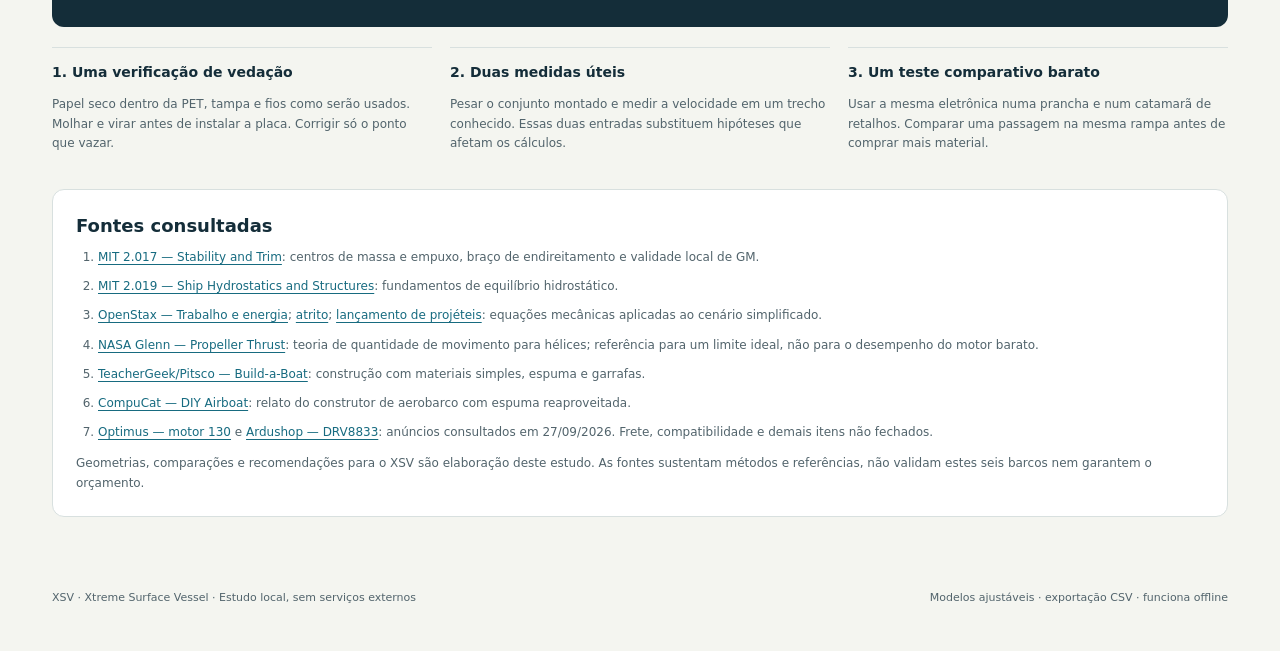
<file: docs/estudo-comparativo-xsv.html>
<!doctype html>
<html lang="pt-BR"><head><meta charset="utf-8"><meta name="viewport" content="width=device-width,initial-scale=1"><meta name="description" content="Estudo comparativo do XSV: seis cascos econômicos, estabilidade, rampa, salto e orçamento de R$100."><title>XSV — Estudo comparativo de cascos</title><style>:root{color-scheme:light;--paper:#f4f5f0;--surface:#fff;--ink:#142d39;--muted:#52646c;--line:#d8e0df;--accent:#cf5c32;--blue:#176b80;--pale:#e5eff0;--mono:Consolas,'Courier New',monospace;--sans:system-ui,-apple-system,'Segoe UI',sans-serif}
*{box-sizing:border-box}html{scroll-behavior:smooth;scroll-padding-top:84px}body{margin:0;background:var(--paper);color:var(--ink);font-family:var(--sans);font-size:15px;line-height:1.6}a{color:var(--blue);text-underline-offset:3px}button,input,select{font:inherit}button,a,input,select{touch-action:manipulation}button{cursor:pointer}button:focus-visible,a:focus-visible,input:focus-visible,select:focus-visible{outline:3px solid var(--accent);outline-offset:3px}button:disabled{cursor:default;opacity:.6}svg{display:block;max-width:100%}.wrap{max-width:1240px;margin:auto;padding:0 32px}.topbar{border-bottom:1px solid var(--line);background:rgba(244,245,240,.96);position:sticky;top:0;z-index:10;backdrop-filter:blur(12px)}.topbar .wrap{display:flex;align-items:center;gap:24px;min-height:65px}.brand{font-size:22px;font-weight:800;letter-spacing:-1px;text-decoration:none;color:var(--ink)}.brand span{color:var(--accent)}.edition{font-family:var(--mono);font-size:11px;letter-spacing:.1em;color:var(--muted)}nav{display:flex;gap:19px;margin-left:auto;flex-wrap:wrap}nav a{font-size:12px;text-decoration:none;color:var(--muted)}nav a:hover{color:var(--ink)}.hero{padding:56px 0 28px}.kicker{font-size:11px;font-family:var(--mono);letter-spacing:.15em;text-transform:uppercase;color:var(--blue);margin:0 0 12px}h1{font-size:clamp(31px,4.8vw,57px);letter-spacing:-.055em;line-height:1.08;max-width:800px;margin:0 0 20px;font-weight:650}h2{font-size:28px;letter-spacing:-.025em;line-height:1.25;margin:0 0 10px}h3{font-size:18px;line-height:1.4;margin:0 0 10px}h4{font-size:14px;margin:0 0 7px}.lede{font-size:17px;max-width:870px;margin:0;color:var(--muted)}.pillrow{display:flex;gap:8px;flex-wrap:wrap;margin:20px 0}.pill{font-family:var(--mono);font-size:11px;border:1px solid var(--line);border-radius:99px;padding:5px 10px}.pill.dark{background:var(--ink);border-color:var(--ink);color:white}.baseline-note{padding:13px 17px;border-left:3px solid var(--accent);background:#faeee7;font-size:13px;margin:22px 0;color:#573923}.baseline-note strong{font-weight:650}.summary{display:grid;grid-template-columns:repeat(4,minmax(0,1fr));gap:1px;background:var(--line);border:1px solid var(--line);border-radius:12px;overflow:hidden;margin:28px 0}.summary>div{background:var(--surface);padding:20px}.metric-label{font-size:12px;color:var(--muted);margin-bottom:7px}.metric-value{font-family:var(--mono);font-size:27px;letter-spacing:-1px;line-height:1.3}.metric-detail{font-size:11px;color:var(--muted);margin-top:8px}.section{padding:36px 0 44px;border-top:1px solid var(--line)}.section-head{display:flex;gap:24px;justify-content:space-between;align-items:flex-start;margin-bottom:22px}.section-head>div{max-width:870px}.section-head p{margin:0;color:var(--muted);font-size:14px}.section-index{font:12px var(--mono);color:var(--accent);padding-top:8px;white-space:nowrap}.button{border:1px solid var(--line);background:var(--surface);border-radius:6px;padding:8px 12px;font-size:12px;color:var(--ink)}.button:hover{border-color:var(--blue)}.button.primary{background:var(--ink);color:#fff;border-color:var(--ink)}.actions{display:flex;gap:8px;flex-wrap:wrap}.controls{display:grid;grid-template-columns:repeat(4,minmax(0,1fr));gap:22px;padding:22px;background:var(--surface);border:1px solid var(--line);border-radius:12px;margin-bottom:22px}.controls.ramp-controls{grid-template-columns:repeat(3,minmax(0,1fr))}.field{display:flex;flex-direction:column;gap:8px;font-size:12px;min-width:0}.field-header{display:flex;justify-content:space-between;gap:7px;align-items:baseline}.field output{font:13px var(--mono);white-space:nowrap;color:var(--blue)}.field small{font-size:11px;color:var(--muted)}input[type=range]{width:100%;accent-color:var(--blue);margin:2px 0}input[type=number],select{border:1px solid var(--line);background:white;border-radius:5px;padding:6px 8px;width:100%;color:var(--ink)}.cards{display:grid;grid-template-columns:repeat(3,minmax(0,1fr));gap:14px}.hull-card{border:1px solid var(--line);background:var(--surface);border-radius:12px;padding:16px;min-width:0;position:relative}.hull-card.active{border:2px solid var(--ink);padding:15px}.card-top{display:flex;justify-content:space-between;gap:10px;font:11px var(--mono);color:var(--muted)}.card-top .num{color:var(--accent)}.hull-card h3{margin-top:9px;margin-bottom:4px;font-size:18px}.hull-card p{font-size:12px;color:var(--muted);margin:5px 0 12px;min-height:38px}.hull-card .sketch{width:100%;height:122px}.card-stats{display:grid;grid-template-columns:repeat(3,minmax(0,1fr));gap:8px;border-top:1px solid var(--line);padding-top:11px}.card-stats b{display:block;font:15px var(--mono);color:var(--ink)}.card-stats span{font-size:10px;color:var(--muted)}.hull-card button{width:100%;margin-top:13px}.hull-card.active button{background:var(--ink);color:white}.two-col{display:grid;grid-template-columns:1.05fr 1fr;gap:22px}.panel{background:var(--surface);border:1px solid var(--line);border-radius:12px;padding:23px;min-width:0}.panel h3{margin-bottom:5px}.sub{font-size:12px;color:var(--muted);margin:0 0 12px}.selected-detail{margin-top:20px}.details-grid{display:grid;grid-template-columns:1fr 1fr;gap:16px}.detail-block{border-top:1px solid var(--line);padding-top:12px}.detail-block p{font-size:13px;color:var(--muted);margin:0}.small-data{display:grid;grid-template-columns:repeat(3,minmax(0,1fr));gap:12px;margin:15px 0}.small-data div{font-size:11px;color:var(--muted)}.small-data b{display:block;font:16px var(--mono);color:var(--ink)}.chart{width:100%;position:relative;min-width:0}.chart svg{overflow:visible}.chart-tooltip{position:absolute;background:var(--ink);color:#fff;box-shadow:0 4px 15px #142d3922;padding:10px 12px;border-radius:6px;font-size:11px;pointer-events:none;z-index:3;min-width:160px}.chart-tooltip div{display:flex;justify-content:space-between;gap:18px}.chart-tooltip strong{display:block;margin-bottom:5px}.legend{display:flex;gap:13px;flex-wrap:wrap;margin:12px 0 5px}.legend button{background:transparent;border:0;padding:3px 0;color:var(--muted);font-size:11px;display:flex;align-items:center;gap:5px}.legend button.active{color:var(--ink);font-weight:650}.legend i{width:16px;height:3px;display:inline-block}.note{font-size:12px;color:var(--muted);margin:12px 0 0}.insight{padding:18px 20px;background:var(--pale);border-radius:10px;font-size:14px;margin:18px 0}.insight p{margin:0}.insight strong{font-weight:650}.warning-inline{font-size:12px;color:#954926;margin:8px 0}.table-wrap{overflow:auto;border:1px solid var(--line);border-radius:10px;background:white}table{border-collapse:collapse;width:100%;font-size:12px}th,td{padding:12px 13px;border-bottom:1px solid var(--line);text-align:right;white-space:nowrap}th:first-child,td:first-child{text-align:left}th{font-size:10px;color:var(--muted);font-weight:600;background:#f5f7f5}td{font-family:var(--mono)}td:first-child{font-family:var(--sans)}tr.active td{background:#edf3f3}tbody tr:last-child td{border-bottom:0}.table-caption{font-size:11px;color:var(--muted);margin:9px 0}.formula{font:13px/1.8 var(--mono);padding:13px 15px;background:#edf1f1;border-radius:7px;overflow-wrap:anywhere}.method-grid{display:grid;grid-template-columns:1fr 1fr;gap:18px}.method-grid p,.method-grid li{font-size:13px;color:var(--muted)}.method-grid ul,.method-grid ol{padding-left:20px}.method-grid details{border-top:1px solid var(--line);padding:12px 0}.method-grid summary{font-weight:600;cursor:pointer;font-size:14px}.source-list{margin:0;padding-left:22px}.source-list li{margin:10px 0;font-size:12px;color:var(--muted)}.badge{font:10px var(--mono);padding:3px 5px;border-radius:3px;background:#e8f0e9;color:#385944}.badge.estimate{background:#f6eee0;color:#785b2b}.budget-facts{font-size:13px;color:var(--muted)}.budget-facts li{margin:8px 0}.recommendation{background:var(--ink);color:#f4f5f0;border-radius:12px;padding:28px;margin-top:24px}.recommendation h3{font-size:23px}.recommendation p{font-size:14px;max-width:950px;color:#d4e0e4}.recommendation .kicker{color:#eca483}.checklist{display:grid;grid-template-columns:repeat(3,minmax(0,1fr));gap:18px;margin-top:20px}.checklist>div{border-top:1px solid var(--line);padding-top:13px}.checklist p{font-size:12px;color:var(--muted)}.footer{padding:28px 0 45px;font-size:11px;color:var(--muted)}.footer .wrap{display:flex;justify-content:space-between;gap:16px;flex-wrap:wrap}.error-banner{padding:15px;background:#fae5dd;color:#6b2813}.noscript{padding:20px;color:#6b2813}.sr-only{position:absolute;clip:rect(0,0,0,0);width:1px;height:1px;overflow:hidden}button.selected{background:var(--ink);color:white}
@media(max-width:1000px){.cards{grid-template-columns:repeat(2,minmax(0,1fr))}.controls{grid-template-columns:repeat(2,minmax(0,1fr))}.two-col{grid-template-columns:1fr}.edition{display:none}nav{gap:12px}.summary{grid-template-columns:repeat(2,minmax(0,1fr))}}
@media(max-width:620px){.wrap{padding:0 17px}.topbar .wrap{gap:10px;align-items:flex-start;padding-top:12px;padding-bottom:12px}.brand{line-height:1.2}nav{gap:9px;justify-content:flex-end}nav a{font-size:10px}.hero{padding-top:32px}h2{font-size:24px}.cards{grid-template-columns:1fr}.controls,.controls.ramp-controls{grid-template-columns:1fr 1fr;gap:16px;padding:17px}.panel{padding:16px}.method-grid,.details-grid,.checklist{grid-template-columns:1fr}.summary>div{padding:15px}.metric-value{font-size:23px}.section-head{gap:12px}.section-index{display:none}.small-data{grid-template-columns:repeat(2,minmax(0,1fr))}.field-header{flex-wrap:wrap;gap:1px}input[type=range]{min-height:24px}.recommendation{padding:20px}}
@media(prefers-reduced-motion:reduce){html{scroll-behavior:auto}}
@media print{.topbar{position:static}nav,.controls,.actions,.hull-card button,.legend button,.field{display:none}.wrap{max-width:none;padding:0 15px}.hero{padding-top:10px}.section{break-inside:avoid}.cards{grid-template-columns:repeat(3,1fr)}body{background:white;font-size:11px}.panel{break-inside:avoid}.chart svg{max-height:300px}.recommendation{color:#142d39;background:#e9eff0}.recommendation p{color:#142d39}.footer{padding:10px}}

.hull-card .sketch{height:168px}.sketch svg{width:100%;height:168px}
</style></head>
<body>
<header class="topbar"><div class="wrap"><a class="brand" href="#inicio">XSV<span>.</span></a><span class="edition">CADERNO DE PROJETO / 01</span><nav aria-label="Seções"><a href="#cascos">Cascos</a><a href="#estabilidade">Capotagem</a><a href="#rampa">Rampa</a><a href="#orcamento">Custo</a><a href="#metodo">Método</a></nav></div></header>
<main class="wrap" id="inicio">
<section class="hero"><p class="kicker">Estudo de concepção · 27 setembro 2026</p><h1>Escolher o casco<br>com geometria e números.</h1><p class="lede">Seis construções para batalha, rampa e salto. Comparação física ajustável, com uma ESP32-C5 de R$13 e R$87 para completar o barco.</p><div class="pillrow"><span class="pill dark">TETO R$100</span><span class="pill">AMBIENTE CONTROLADO</span><span class="pill">ELETRÔNICA EM PET</span><span class="pill">IMPRESSORA DISPONÍVEL</span></div><div class="baseline-note"><strong>Premissas, não medições.</strong> Dimensões, massa da parte elétrica e rampa abaixo são cenários de estudo. As curvas vêm de um modelo hidrostático prismático; custos não cotados estão identificados. Não há requisito de desvirar, operar invertido ou detectar vazamento.</div><div class="summary" id="summary" aria-live="polite"></div><div class="actions"><button class="button primary" id="reset">Restaurar cenário-base</button><button class="button" id="export">Exportar cálculos CSV</button><button class="button" id="print-page">Imprimir estudo</button></div><details id="export-panel" class="panel" hidden style="margin-top:16px"><summary>CSV do cenário calculado</summary><p class="note">Dados da última exportação. <a id="csv-download" download="xsv-cenario-comparativo.csv">Salvar arquivo CSV</a> ou copiar o conteúdo abaixo. Gere novamente após alterar os controles.</p><textarea id="csv-content" aria-label="CSV do cenário" readonly style="width:100%;height:160px;margin-top:12px;font:11px Consolas,monospace"></textarea></details></section>

<section class="section" id="cascos"><div class="section-head"><div><p class="kicker">01 / Mesma escala, custos diferentes</p><h2>Seis propostas construtivas</h2><p>Envelope inicial de 30 × 24 cm. Mesma massa elétrica; massa estrutural estimada para cada construção. As variantes de espuma, PET e impressão têm diferenças reais de montagem, mesmo quando pertencem à mesma família naval.</p></div><span class="section-index">SELECIONE UM CASCO</span></div>
<div class="controls" id="global-controls">
<label class="field"><span class="field-header">Parte elétrica + recipiente <output id="payload-out"></output></span><input id="payload" type="range" min="100" max="500" step="10" value="180"><small>Hipótese comum aos seis cascos</small></label>
<label class="field"><span class="field-header">Altura do pacote elétrico <output id="cgOffset-out"></output></span><input id="cgOffset" type="range" min="-20" max="40" step="2" value="0"><small>Variação sobre a montagem de cada casco</small></label>
<label class="field"><span class="field-header">Largura externa comum <output id="widthScale-out"></output></span><input id="widthScale" type="range" min=".75" max="1.25" step=".05" value="1"><small>180–300 mm; confirmar largura da rampa</small></label>
<label class="field"><span class="field-header">Braço efetivo do esforço <output id="lever-out"></output></span><input id="lever" type="range" min="20" max="100" step="5" value="50"><small>Converte torque em força equivalente</small></label>
</div><div class="cards" id="hull-cards"></div>
<div class="two-col selected-detail"><div class="panel"><p class="kicker">Proposta selecionada</p><h3 id="detail-title"></h3><div id="plan-sketch"></div><p class="note">Vista superior e perfil conceituais. A proa arredondada desenhada não é uma simulação do contato com a rampa.</p><div class="small-data" id="dimensions"></div></div><div class="panel" id="detail-copy"></div></div>
</section>

<section class="section" id="estabilidade"><div class="section-head"><div><p class="kicker">02 / Evitar perder pontos ao virar</p><h2>Quanto torque cada casco resiste?</h2><p>O centro do volume submerso é recalculado a cada inclinação. O pico da curva fornece uma capacidade de momento estático; uma colisão rápida exige outra análise.</p></div><span class="section-index">HIDROSTÁTICA · ÁGUA DOCE</span></div>
<div class="panel"><h3>Momento restaurador × inclinação lateral</h3><p class="sub">Curvas completas de geometria idealizada. O pico considerado é anterior à primeira perda de estabilidade ou à entrada de água pela borda.</p><div id="moment-chart" class="chart"></div><div class="legend" id="moment-legend"></div><p class="note">O casco impresso é aberto: sua curva termina quando a borda toca a água. O valor nesse limite não é um limiar de capotagem comprovado. A espuma e as PET são modeladas como corpos de deslocamento fechado.</p></div>
<div class="two-col" style="margin-top:20px"><div class="panel"><h3>Seção transversal em equilíbrio</h3><p class="sub">Geometria efetivamente usada no cálculo. B = centro de empuxo; G = centro de massa.</p><div id="heel-sketch"></div><label class="field"><span class="field-header">Inclinação exibida <output id="heel-out"></output></span><input type="range" id="heel" min="0" max="90" step="1" value="15"></label><div class="small-data" id="heel-values"></div><p class="warning-inline" id="heel-warning"></p></div><div class="panel"><h3>Força equivalente no braço definido</h3><p class="sub">F = M / h. É um esforço sustentado idealizado, não a força de uma batida.</p><div class="chart" id="force-chart"></div><p class="note">A hidrostática reage ao torque. Sem braço de aplicação, duração e distribuição da colisão, não existe uma única “força de capotagem” física para o barco.</p></div></div>
<div class="insight" id="stability-insight"></div><div class="table-wrap"><table><thead><tr><th>Casco</th><th>Massa / g</th><th>Calado / mm</th><th>GM inicial / mm</th><th>M máx. / N·cm</th><th>F eq. / N</th><th>Limite / °</th></tr></thead><tbody id="comparison-body"></tbody></table></div><p class="table-caption">GM vale na vizinhança de 0°. Nos cascos muito rasos pode ser numericamente grande; usá-lo em GM·sen(θ) até grandes ângulos seria incorreto. O modelo integra a geometria em cada ângulo.</p>
</section>

<section class="section" id="rampa"><div class="section-head"><div><p class="kicker">03 / O motor e o embalo não fazem o mesmo trabalho</p><h2>Subida, saída e salto</h2><p>Modelo de energia para o trecho apoiado da rampa. A velocidade na água é uma entrada: não há promessa de que um motor barato alcance esse valor.</p></div><span class="section-index">CENÁRIO AJUSTÁVEL</span></div>
<div class="controls ramp-controls">
<label class="field"><span class="field-header">Inclinação <output id="angle-out"></output></span><input id="angle" type="range" min="5" max="45" step="1" value="20"></label>
<label class="field"><span class="field-header">Elevação da rampa <output id="height-out"></output></span><input id="height" type="range" min="20" max="300" step="10" value="100"></label>
<label class="field"><span class="field-header">Atrito efetivo μ <output id="mu-out"></output></span><input id="mu" type="range" min="0" max=".50" step=".01" value=".15"><small>Hipótese; depende do revestimento e da água</small></label>
<label class="field"><span class="field-header">Velocidade na entrada <output id="speed-out"></output></span><input id="speed" type="range" min=".2" max="4" step=".1" value="2"><small>Valor a medir no protótipo</small></label>
<label class="field"><span class="field-header">Energia retida na entrada <output id="retention-out"></output></span><input id="retention" type="range" min=".3" max="1" step=".05" value=".75"><small>Perda concentrada no primeiro contato</small></label>
<label class="field"><span class="field-header">Empuxo durante a subida <output id="thrust-out"></output></span><input id="thrust" type="range" min="0" max="1.5" step=".05" value=".3"><small>Hipótese, não dado do motor 130</small></label>
</div>
<div class="two-col"><div class="panel"><h3 id="ramp-title"></h3><div id="ramp-sketch"></div><div class="small-data" id="ramp-values"></div><p class="note">Trajetória do centro de massa, sem rotação e sem arrasto no ar. A altura da rampa é usada como elevação e altura de lançamento equivalentes. A fórmula não prevê atitude de pouso nem passagem por quinas.</p></div><div class="panel"><h3>Velocidade mínima de entrada</h3><p class="sub">Para chegar ao topo com energia cinética não negativa, usando os parâmetros acima.</p><div class="chart" id="ramp-chart"></div><div class="legend" id="ramp-legend"></div><p class="note">As curvas ficam próximas porque esse modelo tem a mesma rampa e o mesmo atrito para todos. Formato do casco e entrada real podem mudar as perdas — não foram convertidos em pontuações inventadas.</p></div></div>
<div class="insight" id="ramp-insight"></div>
<div class="two-col"><div class="panel"><h3>Balanço de energia na rampa</h3><div class="chart" id="energy-chart"></div><p class="note">Se a energia final for negativa, o conjunto não vence o trecho nas hipóteses usadas. Trocar espuma por PET não resolve falta de energia por si só.</p></div><div class="panel"><h3>A hélice aérea cabe nesta tarefa?</h3><div id="propulsion-copy"></div><p class="note">A estimativa de potência é um limite ideal por teoria de quantidade de movimento, para duas hélices de 60 mm. Potência elétrica real seria maior. Não inclui uma curva de motor ou hélice medida.</p><div class="formula">P ideal ≥ √[T³ / (2 ρ ar A discos)]</div></div></div>
</section>

<section class="section" id="orcamento"><div class="section-head"><div><p class="kicker">04 / O custo faz parte da arquitetura</p><h2>Quanto sobra dos R$100?</h2><p>R$13 da ESP informados por você; R$12 por dois motores e R$5,95 pelo driver são referências de anúncios. Todo o restante é estimativa editável.</p></div><span class="section-index">SEM COMPRA REALIZADA</span></div>
<div class="controls" style="grid-template-columns:repeat(2,minmax(0,1fr))"><label class="field"><span class="field-header">Filamento <output id="filament-out"></output></span><input id="filament" type="range" min="60" max="160" step="5" value="100"><small>Preço por kg como hipótese; massa de impressão ainda não fatiada</small></label><label class="field"><span class="field-header">Demais itens + frete <output id="extras-out"></output></span><input id="extras" type="range" min="30" max="80" step="1" value="45"><small>Hélices, bateria, carga, regulador, fios e frete</small></label></div>
<div class="two-col"><div class="panel"><h3>Custo total por construção</h3><div class="chart" id="budget-chart"></div><p class="note">Linha em R$100 = teto do projeto. Material reaproveitado do casco recebe custo zero como hipótese explícita.</p></div><div class="panel"><h3>O que entra na conta</h3><div class="table-wrap"><table><thead><tr><th>Item comum</th><th>Valor-base</th><th>Origem</th></tr></thead><tbody><tr><td>ESP32-C5</td><td>R$13,00</td><td>Usuário</td></tr><tr><td>2 motores 130</td><td>R$12,00</td><td><a href="https://www.lojaoptimusrobotica.com.br/motor-dc-3-volts" target="_blank" rel="noopener">Anúncio</a></td></tr><tr><td>DRV8833</td><td>R$5,95</td><td><a href="https://www.ardushop.com.br/produto/driver-drv8833-motor-dc-ou-passo" target="_blank" rel="noopener">Anúncio</a></td></tr><tr><td>2 hélices</td><td>R$6,00</td><td>Meta</td></tr><tr><td>Bateria</td><td>R$18,00</td><td>Meta</td></tr><tr><td>Recarga</td><td>R$5,00</td><td>Meta</td></tr><tr><td>Adequação de alimentação</td><td>R$4,00</td><td>Meta</td></tr><tr><td>Fios</td><td>R$2,00</td><td>Meta</td></tr><tr><td>Frete conjunto</td><td>R$10,00</td><td>Meta</td></tr></tbody></table></div><p class="note">O ajuste “demais itens” substitui a soma das seis metas finais. Compatibilidade elétrica, corrente sob carga, diâmetro das hélices e frete ainda precisam fechar. A lista não é um kit validado.</p></div></div><div id="budget-insight" class="insight"></div>
</section>

<section class="section" id="metodo"><div class="section-head"><div><p class="kicker">05 / Cálculos que podem ser auditados</p><h2>Método, premissas e limites</h2><p>Engenharia proporcional ao problema: modelos simples que respondem perguntas concretas, sem acrescentar hardware ou transformar o brinquedo em uma embarcação de missão.</p></div></div>
<div class="method-grid"><div class="panel"><h3>Hidrostática e capotagem</h3><div class="formula">ρ água V submerso = m<br>GZ(θ) = x B(θ) − x G(θ)<br>M restaurador(θ) = m g GZ(θ)<br>F equivalente = M limite / h<br>GM ≈ GZ(0,0001 rad) / 0,0001</div><p>Rotacionamos polígonos de seção transversal, recortamos pela linha d’água e resolvemos o calado por bisseção. O centroide do volume recortado determina B. Círculos usam 64 lados. A curva usa passos de 1°; o zero é interpolado. Não extrapolamos GM para grandes ângulos.</p><p>O limite é o primeiro zero de GZ ou a borda submersa da bandeja. Uma força rápida pode introduzir energia suficiente para virar com pico diferente; não calculamos a colisão entre dois barcos. Curvas após o primeiro zero são apenas informação geométrica.</p><details><summary>Geometria e massa usadas</summary><p>Todos partem de 300 × 240 mm. Comprimentos prismáticos equivalentes: prancha, V e impresso = 240 mm; catamarã = 260 mm; PET = 180 mm de cilindro útil; trimaran = 260 mm no centro e 180 mm nos flutuadores. Pontas e curvatura da proa não são integradas.</p><p>Espuma: densidade hipotética de 20 kg/m³, volume do prisma × densidade. Acrescentamos massa de filamento e 10 g de fixações/acabamento. PET: 40 g nas duas garrafas + impressão + 10 g. Impresso: 80 g + 10 g. Os 180 g comuns incluem parte elétrica e recipiente, sem lista pesada em balança.</p><p>Altura do centro de massa do pacote elétrico: 55 / 65 / 60 / 85 / 62 / 50 mm, respectivamente. A altura do centro de massa estrutural é aproximada por 16 / 25 / 33 / 35 / 25 / 18 mm. A PET elétrica tem empuxo modelado como cilindro Ø50 × 100 mm, acima do casco, comum aos seis. Não representa compartimentação de avaria.</p><p>O ajuste da altura altera G, mantendo a forma externa da cápsula. Ele representa redistribuição de massa interna, não deslocamento físico completo de todos os componentes. Alterar largura preserva a estimativa de filamento: uma nova impressão precisa ser fatiada.</p></details></div>
<div class="panel"><h3>Energia na rampa e salto</h3><div class="formula">s = H / sen α<br>F manter = m g (sen α + μ cos α)<br>E saída = η ½m v entrada² + T s<br>− m g H − μ m g cos α · s<br>v mínima = √[máx(0, 2(E perdas − T s)/(m η))]</div><p>μ representa atrito efetivo no trecho seco apoiado; η retém parte da energia no contato inicial. Empuxo T é constante e paralelo à rampa. Não há empuxo hidrostático no trecho apoiado, água arrastada, irregularidades, pitch ou elasticidade.</p><p>A trajetória usa gravidade uniforme e velocidade de saída alinhada com a rampa. O alcance termina na altura de água de referência. A reentrada real depende da atitude, que não foi calculada. Com empuxo aquático indisponível fora da água, use T = 0.</p><details><summary>O que não foi calculado</summary><ul><li>Velocidade máxima na água ou resistência hidrodinâmica.</li><li>Empuxo real do conjunto motor 130 + hélice + bateria.</li><li>Força de impacto entre barcos ou pico de carga no pouso.</li><li>Resistência da espuma, das travessas e das camadas impressas.</li><li>Vedação real de tampa e fios, vida do motor após molhar.</li><li>Espaço da mesa da impressora e consumo de um STL final.</li></ul></details></div></div>
<div class="recommendation"><p class="kicker">Decisão de projeto</p><h3 id="recommendation-title"></h3><p id="recommendation-copy"></p><p>A PET é o recipiente da eletrônica. Não comprar sensor de água, sistema de recuperação, quilha retrátil ou quatro motores para operar invertido. Virar já perde pontos; o estudo mede a resistência à inclinação, não cria uma missão de sobrevivência.</p></div>
<div class="checklist"><div><h4>1. Uma verificação de vedação</h4><p>Papel seco dentro da PET, tampa e fios como serão usados. Molhar e virar antes de instalar a placa. Corrigir só o ponto que vazar.</p></div><div><h4>2. Duas medidas úteis</h4><p>Pesar o conjunto montado e medir a velocidade em um trecho conhecido. Essas duas entradas substituem hipóteses que afetam os cálculos.</p></div><div><h4>3. Um teste comparativo barato</h4><p>Usar a mesma eletrônica numa prancha e num catamarã de retalhos. Comparar uma passagem na mesma rampa antes de comprar mais material.</p></div></div>
<div class="panel" style="margin-top:24px"><h3>Fontes consultadas</h3><ol class="source-list"><li><a href="https://ocw.mit.edu/courses/2-017j-design-of-electromechanical-robotic-systems-fall-2009/feba89aba74b6dbf71ead4f18284ccb5_MIT2_017JF09_stability.pdf" target="_blank" rel="noopener">MIT 2.017 — Stability and Trim</a>: centros de massa e empuxo, braço de endireitamento e validade local de GM.</li><li><a href="https://ocw.mit.edu/courses/2-019-design-of-ocean-systems-spring-2011/f0cc4e483a7d4b78760f9b0908f51c44_MIT2_019S11_HydStr1.pdf" target="_blank" rel="noopener">MIT 2.019 — Ship Hydrostatics and Structures</a>: fundamentos de equilíbrio hidrostático.</li><li><a href="https://openstax.org/books/college-physics/pages/7-2-kinetic-energy-and-the-work-energy-theorem" target="_blank" rel="noopener">OpenStax — Trabalho e energia</a>; <a href="https://openstax.org/books/college-physics-2e/pages/5-1-friction" target="_blank" rel="noopener">atrito</a>; <a href="https://openstax.org/books/college-physics-2e/pages/3-4-projectile-motion" target="_blank" rel="noopener">lançamento de projéteis</a>: equações mecânicas aplicadas ao cenário simplificado.</li><li><a href="https://www1.grc.nasa.gov/beginners-guide-to-aeronautics/propeller-thrust/" target="_blank" rel="noopener">NASA Glenn — Propeller Thrust</a>: teoria de quantidade de movimento para hélices; referência para um limite ideal, não para o desempenho do motor barato.</li><li><a href="https://asset.pitsco.com/sharedimages/resources/boat_go_guide.pdf" target="_blank" rel="noopener">TeacherGeek/Pitsco — Build-a-Boat</a>: construção com materiais simples, espuma e garrafas.</li><li><a href="https://hackaday.io/project/2359-diy-airboat-and-controller/details" target="_blank" rel="noopener">CompuCat — DIY Airboat</a>: relato do construtor de aerobarco com espuma reaproveitada.</li><li><a href="https://www.lojaoptimusrobotica.com.br/motor-dc-3-volts" target="_blank" rel="noopener">Optimus — motor 130</a> e <a href="https://www.ardushop.com.br/produto/driver-drv8833-motor-dc-ou-passo" target="_blank" rel="noopener">Ardushop — DRV8833</a>: anúncios consultados em 27/09/2026. Frete, compatibilidade e demais itens não fechados.</li></ol><p class="note">Geometrias, comparações e recomendações para o XSV são elaboração deste estudo. As fontes sustentam métodos e referências, não validam estes seis barcos nem garantem o orçamento.</p></div>
</section></main><footer class="footer"><div class="wrap"><span>XSV · Xtreme Surface Vessel · Estudo local, sem serviços externos</span><span>Modelos ajustáveis · exportação CSV · funciona offline</span></div></footer>
<noscript><p class="noscript">Ative JavaScript para calcular gráficos e tabelas. O método e as fontes continuam disponíveis no documento.</p></noscript><script>(function(root,factory){if(typeof module==='object'&&module.exports)module.exports=factory();else root.XSV=factory();})(typeof globalThis!=='undefined'?globalThis:this,function(){
  'use strict';
  const G=9.81,RHO=1000;
  const defaults={payload:180,cgOffset:0,widthScale:1,lever:50,angle:20,height:100,mu:.15,retention:.75,speed:2,thrust:.30,filament:100,extras:45,selected:'cat',heel:15,stop:20};
  const designs=[
    {id:'flat',name:'Prancha plana',short:'Prancha',color:'#176b80',length:.30,le:.24,beam:.24,depth:.032,hullMass:.035,hullCG:.016,payloadCG:.055,printG:15,materials:4,kind:'rect',tag:'Mais simples',build:'Espuma de embalagem, fundo liso e proa arredondada. Dois suportes pequenos impressos.',pro:'Um corpo, poucas juntas e superfície contínua para deslizar.',con:'Contato amplo na reentrada; espuma precisa de acabamento local onde raspa.',ramp:'Frente com curva suave. A lâmina inferior deve acompanhar a curva, sem uma ponta solta.',parts:'Espuma reaproveitada; 15 g de filamento (meta); fita e plástico fino.',adjust:'Começar com a eletrônica baixa e no centro. Não adicionar lastro.',time:'Pouco corte e montagem',status:'Candidata ao primeiro protótipo'},
    {id:'cat',name:'Catamarã de patins',short:'Catamarã',color:'#d15e32',length:.30,le:.26,beam:.24,depth:.04,pontoon:.045,hullMass:.040,hullCG:.025,payloadCG:.065,printG:30,materials:5,kind:'cat',tag:'Apoio lateral',build:'Dois patins de espuma com travessas curtas e a PET ao centro. Sem simetria vertical.',pro:'Permite ajustar a largura sem refazer os flutuadores.',con:'Uma aterrissagem de lado torce as travessas; a ponte não pode pegar na rampa.',ramp:'Dois fundos lisos e proas curvas. Checar a folga da travessa na mudança de inclinação.',parts:'Dois retalhos de espuma; 30 g de filamento (meta); fixações.',adjust:'Aumentar a separação dos patins só enquanto couber na rampa.',time:'Mais fixações que a prancha',status:'Candidata para estabilidade lateral'},
    {id:'vee',name:'Monocasco V raso',short:'V raso',color:'#7b55a3',length:.30,le:.24,beam:.24,depth:.055,vee:.028,hullMass:.040,hullCG:.033,payloadCG:.060,printG:15,materials:5,kind:'vee',tag:'Comparar reentrada',build:'Espuma recortada em V pouco profundo, sem quilha; PET fixada sobre o casco.',pro:'Permite estudar uma entrada na água mais progressiva.',con:'O benefício de impacto não é calculado aqui; a aresta central concentra o contato na rampa.',ramp:'V suave, sem lâmina pendurada. Reforçar apenas a faixa de desgaste.',parts:'Espuma; 15 g de filamento (meta); fita e faixa de plástico.',adjust:'Manter o V raso. Uma quilha voltaria a criar o problema de passagem.',time:'Mais trabalho de corte',status:'Alternativa para comparar o pouso'},
    {id:'pet',name:'Catamarã de PET',short:'Duas PET',color:'#39835e',length:.30,le:.18,beam:.24,depth:.06,radius:.03,hullMass:.065,hullCG:.035,payloadCG:.085,printG:35,materials:5,kind:'pet',tag:'Reaproveitamento',build:'Duas garrafas iguais fechadas e travessas leves. Uma terceira embalagem recebe a eletrônica.',pro:'Flutuadores prontos; o material principal pode ser gratuito.',con:'Nervuras, tampas e a altura da montagem prejudicam a rampa e elevam o centro de massa.',ramp:'Precisa de superfície lisa por baixo se a garrafa tiver relevos que prendam.',parts:'Duas PET; 35 g de filamento (meta); tiras lisas e fixações.',adjust:'Escolher garrafas pequenas iguais; prender contra rotação.',time:'Montagem rápida, fundo exige adaptação',status:'Opção para material já disponível'},
    {id:'tri',name:'Trimaran compacto',short:'Trimaran',color:'#b08a24',length:.30,le:.26,beam:.24,depth:.04,hullMass:.050,hullCG:.025,payloadCG:.062,printG:40,materials:6,kind:'tri',tag:'Apoio progressivo',build:'Casco central de espuma e dois flutuadores menores com braços curtos.',pro:'Permite aproveitar uma base estreita e acrescentar apoio lateral.',con:'Os flutuadores podem começar fora da água: estabilidade inicial e estabilidade a maior inclinação diferem.',ramp:'Três superfícies de contato; braços precisam passar sem raspar.',parts:'Três retalhos; 40 g de filamento (meta); fixações.',adjust:'A altura dos flutuadores importa tanto quanto a distância lateral.',time:'Mais peças e alinhamento',status:'Prioridade menor ao partir do zero'},
    {id:'print',name:'Bandeja impressa',short:'Impresso',color:'#555d6c',length:.30,le:.24,beam:.24,depth:.04,hullMass:.080,hullCG:.018,payloadCG:.050,printG:80,materials:3,kind:'open',tag:'Forma reproduzível',build:'Monocasco raso aberto em cima, com proa curva e suportes integrados. Eletrônica permanece na PET.',pro:'Reproduz o desenho e facilita pequenas alterações no CAD.',con:'O modelo para quando a borda mergulha; depois disso a bandeja pode encher.',ramp:'Fundo liso e curva de entrada; orientação da impressão afeta a resistência real.',parts:'80 g de filamento como hipótese, ainda sem STL fatiado; PET e fixações.',adjust:'Conferir massa no fatiador. Não gastar tempo criando uma tampa impressa estanque.',time:'Impressão e verificação do casco',status:'Comparar peso antes de imprimir'}
  ];
  function rectangle(x0,y0,w,h){return [[x0,y0],[x0+w,y0],[x0+w,y0+h],[x0,y0+h]];}
  function circle(cx,cy,r,n=64){return Array.from({length:n},(_,i)=>{let a=i*2*Math.PI/n;return[cx+r*Math.cos(a),cy+r*Math.sin(a)];});}
  function polygonStats(p){if(p.length<3)return{area:0,x:0,y:0};let a=0,x=0,y=0;for(let i=0;i<p.length;i++){let u=p[i],v=p[(i+1)%p.length],c=u[0]*v[1]-v[0]*u[1];a+=c;x+=(u[0]+v[0])*c;y+=(u[1]+v[1])*c;}if(Math.abs(a)<1e-16)return{area:0,x:0,y:0};return{area:Math.abs(a/2),x:x/(3*a),y:y/(3*a)};}
  function clip(p,h){let out=[];for(let i=0;i<p.length;i++){let a=p[i],b=p[(i+1)%p.length],ia=a[1]<=h,ib=b[1]<=h;if(ia)out.push(a);if(ia!==ib){let t=(h-a[1])/(b[1]-a[1]);out.push([a[0]+t*(b[0]-a[0]),h]);}}return out;}
  function rotate(p,phi){let c=Math.cos(phi),s=Math.sin(phi);return p.map(([x,y])=>[x*c+y*s,-x*s+y*c]);}
  function geometry(d,p){let b=d.beam*p.widthScale,L=d.le,h=d.depth,bodies=[];let add=(poly,length=L,type='hull')=>bodies.push({poly,length,type});
    if(d.kind==='rect'||d.kind==='open')add(rectangle(-b/2,0,b,h));
    if(d.kind==='vee')add([[-b/2,d.vee],[0,0],[b/2,d.vee],[b/2,h],[-b/2,h]]);
    if(d.kind==='cat'){let w=d.pontoon;add(rectangle(-b/2,0,w,h));add(rectangle(b/2-w,0,w,h));}
    if(d.kind==='pet'){add(circle(-b/2+d.radius,d.radius,d.radius));add(circle(b/2-d.radius,d.radius,d.radius));}
    if(d.kind==='tri'){add(rectangle(-.04,0,.08,h));add(rectangle(-b/2,.008,.03,.03),.18);add(rectangle(b/2-.03,.008,.03,.03),.18);}
    add(circle(0,h+.028,.025),.10,'capsule');
    let foamVolume=bodies.filter(v=>v.type==='hull').reduce((sum,v)=>sum+polygonStats(v.poly).area*v.length,0);
    let structuralMass=(d.kind==='pet'?.04:d.kind==='open'?0:foamVolume*20)+d.printG/1000+.01;
    let m=structuralMass+p.payload/1000,kg=(structuralMass*d.hullCG+(p.payload/1000)*(d.payloadCG+p.cgOffset/1000))/m;
    return{bodies,mass:m,structuralMass,kg,beam:b,depth:h,open:d.kind==='open',rim:[[-b/2,h],[b/2,h]],capacity:bodies.reduce((s,v)=>s+polygonStats(v.poly).area*v.length,0)};
  }
  function hydro(geom,phi){let bodies=geom.bodies.map(v=>({...v,poly:rotate(v.poly,phi)})),target=geom.mass/RHO;
    if(target>=geom.capacity)return{valid:false,overloaded:true};
    let ys=bodies.flatMap(b=>b.poly.map(v=>v[1])),lo=Math.min(...ys)-.01,hi=Math.max(...ys)+.01;
    const sub=(h,details=false)=>{let volume=0,x=0,y=0,parts=[];for(let body of bodies){let poly=clip(body.poly,h),a=polygonStats(poly),v=a.area*body.length;volume+=v;x+=v*a.x;y+=v*a.y;if(details)parts.push({...body,sub:poly});}return{volume,x:volume?x/volume:0,y:volume?y/volume:0,parts};};
    for(let j=0;j<42;j++){let mid=(lo+hi)/2;if(sub(mid).volume<target)lo=mid;else hi=mid;}
    let waterline=(lo+hi)/2,r=sub(waterline,true),cg=[geom.kg*Math.sin(phi),geom.kg*Math.cos(phi)],gz=r.x-cg[0];
    let flooded=geom.open&&rotate(geom.rim,phi).some(v=>v[1]<=waterline+1e-10);
    return{valid:!flooded,flooded,waterline,gz,moment:geom.mass*G*gz,buoyancy:[r.x,r.y],cg,parts:r.parts,volume:r.volume};
  }
  function stability(d,p,step=1){let geom=geometry(d,p),upright=hydro(geom,0);if(!upright.valid)return{geom,upright,valid:false,curve:[],peak:0,force:0,gm:NaN,limitAngle:0,limitType:'sem equilíbrio'};
    let small=hydro(geom,1e-4),gm=small.gz/1e-4,curve=[],peak=0,peakAngle=0,limitAngle=null,limitType='sem zero até 100°',energy=0,firstLimit=false,prev=null;
    for(let deg=0;deg<=100;deg+=step){let r=hydro(geom,deg*Math.PI/180);
      if(!r.valid){if(!firstLimit){limitAngle=deg;limitType='borda na água';firstLimit=true;}break;}
      if(!firstLimit&&deg>0&&r.gz<=0&&prev&&prev.gz>0){let f=prev.gz/(prev.gz-r.gz);limitAngle=prev.deg+f*(deg-prev.deg);limitType='GZ = 0';energy+=(prev.moment)*.5*(limitAngle-prev.deg)*Math.PI/180;firstLimit=true;}
      if(!firstLimit&&deg>0&&gm<=0){limitAngle=0;limitType='instável na origem';firstLimit=true;}
      if(!firstLimit){if(r.moment>peak){peak=r.moment;peakAngle=deg;}if(prev)energy+=(prev.moment+r.moment)/2*(deg-prev.deg)*Math.PI/180;}
      curve.push({deg,gz:r.gz,moment:r.moment});prev={deg,gz:r.gz,moment:r.moment};
    }
    return{geom,upright,valid:true,curve,peak,peakAngle,gm,force:peak/(p.lever/1000),limitAngle,limitType,energy,draft:upright.waterline,freeboard:geom.depth-upright.waterline};
  }
  function ramp(mass,p){let a=p.angle*Math.PI/180,h=p.height/1000,s=h/Math.sin(a),normal=mass*G*Math.cos(a),friction=p.mu*normal,gravity=mass*G*h,frictionWork=friction*s,thrustWork=p.thrust*s,entry=.5*mass*p.speed*p.speed*p.retention,net=entry+thrustWork-gravity-frictionWork;
    let required=mass*G*Math.sin(a)+friction,vmin=Math.sqrt(Math.max(0,2*(gravity+frictionWork-thrustWork)/(mass*p.retention))),exit=net>0?Math.sqrt(2*net/mass):0,clears=net>1e-10;
    let time=clears?(exit*Math.sin(a)+Math.sqrt((exit*Math.sin(a))**2+2*G*h))/G:0,range=clears?exit*Math.cos(a)*time:0,impactVy=clears?Math.sqrt((exit*Math.sin(a))**2+2*G*h):0;
    return{length:s,required,vmin,exit,clears,range,time,gravity,frictionWork,thrustWork,entry,net,normal,verticalImpactEnergy:.5*mass*impactVy**2,averageVerticalContact:clears?mass*G+.5*mass*impactVy**2/(p.stop/1000):0};
  }
  function idealAirPower(thrust,diameter=.06,count=2){let A=count*Math.PI*(diameter/2)**2;return Math.sqrt(thrust**3/(2*1.225*A));}
  function budget(d,p){let confirmed=13+12+5.95,common=confirmed+p.extras,hull=d.printG*p.filament/1000+d.materials;return{confirmed,common,hull,total:common+hull,remaining:100-common-hull,printCost:d.printG*p.filament/1000};}
  function evaluate(p=defaults){return designs.map(d=>({design:d,stability:stability(d,p),budget:budget(d,p),ramp:ramp(geometry(d,p).mass,p)}));}
  function csv(p=defaults,results=evaluate(p)){
    const rows=[['tipo','casco_ou_parametros','angulo_deg','GZ_m','momento_Nm','massa_kg','custo_estimado_BRL','v_entrada_min_m_s'],['premissas',JSON.stringify(p),'','','','','','']];
    for(const r of results)for(const c of r.stability.curve)rows.push(['curva',r.design.id,c.deg,c.gz,c.moment,r.stability.geom.mass,r.budget.total,r.ramp.vmin]);
    return '\ufeff'+rows.map(row=>row.map(v=>'"'+String(v).replaceAll('"','""')+'"').join(';')).join('\r\n');
  }
  return{G,RHO,defaults,designs,rectangle,circle,polygonStats,clip,rotate,geometry,hydro,stability,ramp,idealAirPower,budget,evaluate,csv};
});
</script><script>(function(){
  'use strict';
  const M=window.XSV,$=id=>document.getElementById(id),p={...M.defaults};let results=[],pending,resizeTimer;
  const f=(n,d=1)=>Number.isFinite(n)?n.toLocaleString('pt-BR',{minimumFractionDigits:d,maximumFractionDigits:d}):'—';
  const brl=n=>'R$'+f(n,2),nsvg=(tag,a={},children='')=>'<'+tag+' '+Object.entries(a).map(([k,v])=>k+'="'+v+'"').join(' ')+'>'+children+'</'+tag+'>';
  const svg=(w,h,title,body)=>'<svg xmlns="http://www.w3.org/2000/svg" viewBox="0 0 '+w+' '+h+'" width="'+w+'" height="'+h+'" role="img" aria-label="'+title+'"><title>'+title+'</title>'+body+'</svg>';
  const text=(x,y,t,a={})=>nsvg('text',{x,y,fill:'#52646c','font-size':11,'font-family':'system-ui, sans-serif',...a},t);
  const line=(x1,y1,x2,y2,a={})=>nsvg('line',{x1,y1,x2,y2,stroke:'#d8e0df','stroke-width':1,...a});
  const path=(d,a={})=>nsvg('path',{d,fill:'none',stroke:'#142d39','stroke-width':1.5,...a});
  const selected=()=>results.find(r=>r.design.id===p.selected)||results[0];
  function sketch(d){
    const scale=390,project=([x,y,z])=>[158+(x-y)*scale,101+(x+y)*scale*.38-z*scale*.8];
    let body='';
    const face=(poly,col,alpha=.18)=>{body+=nsvg('polygon',{points:poly.map(v=>project(v).join(',')).join(' '),fill:col,'fill-opacity':alpha,stroke:col,'stroke-width':1.1});};
    const extrude=(section,L,col)=>{const end=section.map(([y,z])=>[L/2,y,z]),start=section.map(([y,z])=>[-L/2,y,z]);
      for(let i=0;i<section.length;i++){const j=(i+1)%section.length;face([start[i],end[i],end[j],start[j]],col,.10);}face(end,col,.25);face(start,col,.13);};
    const geom=M.geometry(d,{...p,widthScale:1});
    for(const part of geom.bodies.filter(v=>v.type==='hull'))extrude(part.poly.filter((_,i)=>d.kind!=='pet'||i%4===0),d.kind==='pet'?.25:part.length,d.color);
    if(['cat','pet','tri'].includes(d.kind)){for(const x of [-.075,.07])face([[x,-.12,d.depth+.007],[x+.016,-.12,d.depth+.007],[x+.016,.12,d.depth+.007],[x,.12,d.depth+.007]],'#7c8d93',.8);}
    if(d.kind==='open')face([[-.10,-.105,d.depth],[.10,-.105,d.depth],[.10,.105,d.depth],[-.10,.105,d.depth]],'#f4f5f0',1);
    extrude(M.circle(0,d.depth+.028,.025,20),.10,'#52646c');
    for(const y of [-.07,.07]){
      const z=d.depth+.064,a=project([.07,y,d.depth]),b=project([.07,y,z]);body+=line(...a,...b,{stroke:'#52646c','stroke-width':2});
      const rotor=Array.from({length:33},(_,i)=>{let a=i*Math.PI/16;return project([.07,y+.03*Math.cos(a),z+.03*Math.sin(a)]);});
      body+=path(rotor.map((v,i)=>(i?'L':'M')+v.join(',')).join(' '),{stroke:'#52646c','stroke-dasharray':'2 2',opacity:.65});
      body+=line(...project([.07,y-.022,z-.014]),...project([.07,y+.022,z+.014]),{stroke:'#142d39','stroke-width':2.3});
    }
    body+=text(158,157,'PET central · dois motores aéreos',{'font-size':10,'text-anchor':'middle'});
    return svg(315,168,'Esquema conceitual: '+d.name,body);
  }
  function planDrawing(r){let d=r.design,w=$('plan-sketch').clientWidth||480,s=(w-74)/.30,b=r.stability.geom.beam,planH=b*s,top=43,left=36,profileY=top+planH+54,h=profileY+77;
    let out=text(15,18,'VISTA SUPERIOR · proa à esquerda',{'font-size':11});
    function shape(y,width,L=.30){let x=left+(.30-L)*s/2,ww=L*s,yy=top+y*s;out+=path(`M${x+ww},${yy} H${x+25} Q${x},${yy+width*s/2} ${x+25},${yy+width*s} H${x+ww} Z`,{fill:d.color,'fill-opacity':.10,stroke:d.color});}
    if(d.kind==='cat'){shape(0,.045);shape(b-.045,.045);}
    else if(d.kind==='pet'){shape(0,.06,.26);shape(b-.06,.06,.26);}
    else if(d.kind==='tri'){shape(b/2-.04,.08);shape(0,.03,.20);shape(b-.03,.03,.20);}
    else shape(0,b);
    if(['cat','pet','tri'].includes(d.kind)){[.11,.22].forEach(x=>{out+=nsvg('rect',{x:left+x*s,y:top+8,width:6,height:planH-16,fill:'#9eacb1'});});}
    out+=nsvg('rect',{x:left+.12*s,y:top+planH/2-14,width:.10*s,height:28,rx:13,fill:'#e1e9e9',stroke:'#52646c'});
    out+=text(left+.17*s,top+planH/2+4,'PET',{fill:'#142d39','text-anchor':'middle'});
    out+=line(left,top-12,left+.30*s,top-12,{stroke:'#52646c'});out+=text(left+.15*s,top-18,'300 mm',{'text-anchor':'middle'});
    out+=text(left+6,top+planH+18,'Largura: '+f(b*1000,0)+' mm');
    out+=text(15,profileY-8,'PERFIL · curva de entrada proposta',{'font-size':11});
    out+=path(`M${left},${profileY+8} Q${left+12},${profileY+39} ${left+55},${profileY+39} H${left+.30*s} V${profileY} H${left}Z`,{fill:d.color,'fill-opacity':.10,stroke:d.color});
    out+=nsvg('rect',{x:left+.12*s,y:profileY-18,width:.10*s,height:22,rx:10,fill:'#e1e9e9',stroke:'#52646c'});
    out+=text(left,profileY+62,'Sem quilha · sem propulsor abaixo da área de apoio');
    $('plan-sketch').innerHTML=svg(w,h,'Planta e perfil conceituais de '+d.name,out);
  }
  function lineChart(id,series,opts){let el=$(id),w=el.clientWidth||600,h=opts.height||280,ml=w<400?51:61,mr=19,mt=16,mb=53,pw=w-ml-mr,ph=h-mt-mb;
    let xs=series.flatMap(s=>s.values.map(v=>v.x)),ys=series.flatMap(s=>s.values.map(v=>v.y)).filter(Number.isFinite);if(!xs.length||!ys.length){el.innerHTML='<p>Sem dados válidos neste cenário.</p>';return;}
    let xmin=opts.xmin??Math.min(...xs),xmax=opts.xmax??Math.max(...xs),ymin=Math.min(0,...ys),ymax=Math.max(...ys,opts.reference||0);if(ymax-ymin<1e-9)ymax=ymin+1;ymax+=(ymax-ymin)*.1;
    const X=x=>ml+(x-xmin)/(xmax-xmin)*pw,Y=y=>mt+(ymax-y)/(ymax-ymin)*ph;
    let out='';
    for(let i=0;i<=4;i++){let v=ymin+(ymax-ymin)*i/4,y=Y(v);out+=line(ml,y,w-mr,y,{stroke:i===0?'#a9b8bd':'#e3e9e8'});out+=text(ml-9,y+4,f(v,opts.decimals??1),{'text-anchor':'end'});}
    let nt=w<400?2:5;for(let i=0;i<=nt;i++){let v=xmin+(xmax-xmin)*i/nt;out+=text(X(v),h-30,f(v,0),{'text-anchor':i===0?'start':i===nt?'end':'middle'});}
    out+=text(ml+pw/2,h-8,opts.xLabel,{'text-anchor':'middle'});out+=text(14,mt+ph/2,opts.yLabel,{transform:`rotate(-90 14 ${mt+ph/2})`,'text-anchor':'middle'});
    out+=nsvg('defs',{},nsvg('clipPath',{id:id+'-clip'},nsvg('rect',{x:ml,y:mt,width:pw,height:ph})));
    if(opts.reference!==undefined){let y=Y(opts.reference);out+=line(ml,y,w-mr,y,{stroke:'#142d39','stroke-dasharray':'5 4'});out+=text(w-mr-3,y-6,opts.referenceLabel||'',{'text-anchor':'end',fill:'#142d39'});}
    for(let seriesItem of series){let d=seriesItem.values.map((v,i)=>(i?'L':'M')+X(v.x).toFixed(2)+','+Y(v.y).toFixed(2)).join(' ');out+=path(d,{stroke:seriesItem.color,'stroke-width':seriesItem.id===p.selected?3:1.6,opacity:seriesItem.id===p.selected?1:.65,'clip-path':`url(#${id}-clip)`});}
    out+=line(ml,Y(0),w-mr,Y(0),{stroke:'#aab9be'});
    out+=nsvg('line',{id:id+'-guide',x1:0,x2:0,y1:mt,y2:h-mb,stroke:'#52646c','stroke-dasharray':'3 3',visibility:'hidden'});
    out+=nsvg('rect',{x:ml,y:mt,width:pw,height:ph,fill:'transparent','data-chart-hit':'true'});
    el.innerHTML=svg(w,h,opts.title,out)+'<div class="chart-tooltip" hidden></div>';
    let hit=el.querySelector('[data-chart-hit]'),tip=el.querySelector('.chart-tooltip'),guide=$(id+'-guide');
    function hover(e){let rect=el.getBoundingClientRect(),px=Math.max(ml,Math.min(w-mr,e.clientX-rect.left)),x=xmin+(px-ml)/pw*(xmax-xmin);let rows=series.map(s=>{let a=s.values;if(x<a[0].x||x>a[a.length-1].x)return null;let j=a.findIndex(v=>v.x>=x);if(j<0)j=a.length-1;let hi=a[j],lo=a[Math.max(0,j-1)],t=hi.x===lo.x?0:(x-lo.x)/(hi.x-lo.x),y=lo.y+t*(hi.y-lo.y);return`<div><span>${s.name}</span><span>${f(y,2)} ${opts.unit}</span></div>`;}).filter(Boolean).join('');tip.innerHTML='<strong>'+f(x,1)+'°</strong>'+rows;tip.hidden=false;guide.setAttribute('x1',px);guide.setAttribute('x2',px);guide.setAttribute('visibility','visible');tip.style.left=Math.max(0,Math.min(w-tip.offsetWidth,px+12))+'px';tip.style.top='20px';}
    hit.addEventListener('pointermove',hover);hit.addEventListener('pointerdown',hover);hit.addEventListener('pointerleave',()=>{tip.hidden=true;guide.setAttribute('visibility','hidden');});
  }
  function barChart(id,rows,opts={}){let el=$(id),w=el.clientWidth||470,h=rows.length*39+42,ml=w<380?88:100,mr=opts.money?67:72,pw=w-ml-mr,max=Math.max(...rows.map(v=>v.value),opts.reference||0)*1.08||1;
    let X=v=>ml+v/max*pw,out='';
    if(opts.reference){let x=X(opts.reference);out+=line(x,8,x,h-22,{stroke:'#142d39','stroke-dasharray':'4 4'});out+=text(x,8,opts.money?'R$100':String(opts.reference),{'text-anchor':'middle','font-size':10});}
    rows.forEach((r,i)=>{let y=24+i*39;out+=text(ml-9,y+5,r.name,{'text-anchor':'end','font-size':11});out+=nsvg('rect',{x:ml,y:y-8,width:pw,height:16,rx:3,fill:'#eef2f1'});
      if(r.parts){let left=ml;r.parts.forEach(part=>{let wid=part.value/max*pw;out+=nsvg('rect',{x:left,y:y-8,width:Math.max(0,wid),height:16,fill:part.color});left+=wid;});}
      else out+=nsvg('rect',{x:ml,y:y-8,width:Math.max(0,r.value/max*pw),height:16,rx:3,fill:r.color,opacity:r.id===p.selected?1:.65});
      out+=text(w-1,y+5,opts.money?brl(r.value):f(r.value,2)+' N',{'text-anchor':'end',fill:'#142d39','font-family':'Consolas,monospace','font-size':11});});
    out+=text(w/2,h-5,opts.money?'Referências + metas + casco estimado':'Capacidade de torque / braço efetivo',{'font-size':10,'text-anchor':'middle'});el.innerHTML=svg(w,h,opts.money?'Orçamento estimado dos seis cascos':'Força estática equivalente dos seis cascos',out);
  }
  function legends(id){$(id).innerHTML=M.designs.map(d=>`<button type="button" class="${d.id===p.selected?'active':''}" data-select="${d.id}" aria-pressed="${d.id===p.selected}"><i style="background:${d.color}"></i>${d.short}</button>`).join('');}
  function heelDrawing(r){let geom=r.stability.geom,angle=p.heel*Math.PI/180,state=M.hydro(geom,angle),el=$('heel-sketch'),w=el.clientWidth||480,h=263;if(state.overloaded){el.innerHTML='<p>Massa maior que o deslocamento disponível.</p>';return;}
    let scale=(w-76)/(.36*p.widthScale),cx=w/2,waterY=130;
    let X=x=>cx+x*scale,Y=y=>waterY-(y-state.waterline)*scale;
    let out=nsvg('rect',{x:0,y:waterY,width:w,height:h-waterY,fill:'#e8f1f2'});out+=line(0,waterY,w,waterY,{stroke:'#6f9ca9','stroke-width':1.4});out+=text(8,waterY-7,'água',{'font-size':10});
    state.parts.forEach(part=>{out+=nsvg('polygon',{points:part.poly.map(v=>[X(v[0]),Y(v[1])].join(',')).join(' '),fill:part.type==='capsule'?'#d8e1e3':r.design.color,'fill-opacity':.14,stroke:part.type==='capsule'?'#52646c':r.design.color,'stroke-width':1.5});if(part.sub.length>2)out+=nsvg('polygon',{points:part.sub.map(v=>[X(v[0]),Y(v[1])].join(',')).join(' '),fill:r.design.color,'fill-opacity':.21});});
    let [bx,by]=state.buoyancy,[gx,gy]=state.cg;
    out+=line(X(bx),Y(by),X(bx),Y(by)-39,{stroke:'#176b80','stroke-width':2});out+=path(`M${X(bx)-4},${Y(by)-32}L${X(bx)},${Y(by)-40}L${X(bx)+4},${Y(by)-32}`,{stroke:'#176b80'});
    out+=line(X(gx),Y(gy),X(gx),Y(gy)+36,{stroke:'#cf5c32','stroke-width':2});out+=path(`M${X(gx)-4},${Y(gy)+29}L${X(gx)},${Y(gy)+37}L${X(gx)+4},${Y(gy)+29}`,{stroke:'#cf5c32'});
    out+=nsvg('circle',{cx:X(bx),cy:Y(by),r:4,fill:'#176b80'});out+=text(X(bx)+8,Y(by)-7,'B',{fill:'#176b80','font-size':12});out+=nsvg('circle',{cx:X(gx),cy:Y(gy),r:4,fill:'#cf5c32'});out+=text(X(gx)-12,Y(gy)-8,'G',{fill:'#cf5c32','font-size':12});
    out+=line(X(bx),h-28,X(gx),h-28,{stroke:'#142d39'});out+=text((X(bx)+X(gx))/2,h-9,'GZ = '+f(state.gz*1000,1)+' mm',{'text-anchor':'middle',fill:'#142d39'});el.innerHTML=svg(w,h,'Seção inclinada com centro de empuxo e massa',out);
    $('heel-values').innerHTML=`<div>Momento nesta posição<b>${f(state.moment*100,1)} N·cm</b></div><div>Centro de massa, KG<b>${f(geom.kg*1000,1)} mm</b></div>`;
    $('heel-warning').textContent=state.flooded?'Borda submersa: o desenho mostra a geometria, mas o equilíbrio estanque deixa de valer para a bandeja aberta.':state.gz<0?'Momento negativo nesta posição: o casco idealizado não tende a retornar para 0°.':'';
  }
  function rampDrawing(r){let el=$('ramp-sketch'),w=el.clientWidth||480,h=255,a=p.angle*Math.PI/180,H=p.height/1000,run=H/Math.tan(a),range=r.ramp.range,xmax=Math.max(run+range,.35)*1.08,ymax=Math.max(H+(r.ramp.exit*Math.sin(a))**2/(2*M.G),H)*1.4;
    const X=x=>35+x/xmax*(w-58),Y=y=>h-42-y/ymax*(h-72);let out=nsvg('rect',{x:0,y:Y(0),width:w,height:h-Y(0),fill:'#e8f1f2'});
    out+=path(`M${X(0)},${Y(0)} L${X(run)},${Y(H)} L${X(run)},${Y(0)}Z`,{fill:'#e4e8e3',stroke:'#86928a'});
    out+=line(13,Y(0),w-5,Y(0),{stroke:'#78a2ad'});out+=text(X(run)+5,Y(H)-10,'H = '+f(p.height,0)+' mm',{'font-size':11});out+=text(X(0)+12,Y(0)-10,f(p.angle,0)+'°');
    if(r.ramp.clears){let vals=Array.from({length:61},(_,i)=>{let t=r.ramp.time*i/60;return[X(run+r.ramp.exit*Math.cos(a)*t),Y(H+r.ramp.exit*Math.sin(a)*t-.5*M.G*t*t)];});out+=path(vals.map((v,i)=>(i?'L':'M')+v.join(',')).join(' '),{stroke:r.design.color,'stroke-width':2.5,'stroke-dasharray':'5 3'});out+=nsvg('circle',{cx:X(run+range),cy:Y(0),r:4,fill:r.design.color});out+=text(w-12,h-11,'Alcance além do topo: '+f(range*100,1)+' cm',{'text-anchor':'end',fill:'#142d39'});}
    else out+=text(w/2,35,'Não chega ao topo neste cenário',{'text-anchor':'middle',fill:'#954926'});
    let bx=X(run*.5),by=Y(H*.5);out+=nsvg('g',{transform:`translate(${bx},${by-5}) rotate(${-p.angle})`},nsvg('rect',{x:-20,y:-8,width:40,height:9,rx:4,fill:r.design.color})+nsvg('rect',{x:-6,y:-16,width:15,height:8,rx:4,fill:'#52646c'}));
    out+=text(10,15,w<400?'Trajetória · escalas X e Y distintas':'Esquema de trajetória; escalas horizontal e vertical distintas',{'font-size':10});el.innerHTML=svg(w,h,'Rampa e trajetória balística simplificada',out);
  }
  function energyDrawing(r){let vals=[['Entrada retida',r.ramp.entry,'#176b80'],['Trabalho do motor',r.ramp.thrustWork,'#39835e'],['Elevação',-r.ramp.gravity,'#cf5c32'],['Atrito',-r.ramp.frictionWork,'#b08a24'],['Energia final',r.ramp.net,'#142d39']],el=$('energy-chart'),w=el.clientWidth||480,h=245,left=127,right=65,max=Math.max(...vals.map(v=>Math.abs(v[1])))*1.08,pw=w-left-right;
    let out='';vals.forEach((v,i)=>{let y=25+i*42;out+=text(left-10,y+5,v[0],{'text-anchor':'end'});out+=nsvg('rect',{x:left,y:y-9,width:Math.abs(v[1])/max*pw,height:19,rx:3,fill:v[2]});out+=text(w-3,y+5,(v[1]>=0?'+':'−')+f(Math.abs(v[1]),3)+' J',{'text-anchor':'end',fill:'#142d39','font-family':'Consolas,monospace','font-size':11});});el.innerHTML=svg(w,h,'Trabalho e energia na rampa',out);
  }
  function outputs(){let v={payload:f(p.payload,0)+' g',cgOffset:(p.cgOffset>=0?'+':'')+f(p.cgOffset,0)+' mm',widthScale:f(240*p.widthScale,0)+' mm',lever:f(p.lever,0)+' mm',heel:f(p.heel,0)+'°',angle:f(p.angle,0)+'°',height:f(p.height,0)+' mm',mu:f(p.mu,2),retention:f(p.retention*100,0)+'%',speed:f(p.speed,1)+' m/s',thrust:f(p.thrust,2)+' N',filament:brl(p.filament)+'/kg',extras:brl(p.extras)};Object.entries(v).forEach(([k,val])=>$(k+'-out').textContent=val);}
  function render(recalc=true){outputs();if(recalc)results=M.evaluate(p);let r=selected(),d=r.design,s=r.stability,b=r.budget,q=r.ramp,flat=results.find(x=>x.design.id==='flat'),cat=results.find(x=>x.design.id==='cat');
    $('summary').innerHTML=[['Casco em foco',d.short,'Compare as seis construções abaixo'],['Massa estimada',f(s.geom.mass*1000,0)+' g',f(p.payload,0)+' g comuns + estrutura'],['Momento limite',f(s.peak*100,1)+' N·cm',s.limitType==='borda na água'?'Limitado pela borda aberta':'Pico antes da primeira perda de estabilidade'],['Custo estimado',brl(b.total),brl(b.remaining)+' até o teto de R$100']].map(x=>`<div><div class="metric-label">${x[0]}</div><div class="metric-value">${x[1]}</div><div class="metric-detail">${x[2]}</div></div>`).join('');
    $('hull-cards').innerHTML=results.map((v,i)=>`<article class="hull-card ${v.design.id===p.selected?'active':''}"><div class="card-top"><span class="num">0${i+1}</span><span>${v.design.tag}</span></div><h3>${v.design.name}</h3><div class="sketch">${sketch(v.design)}</div><p>${v.design.build}</p><div class="card-stats"><div><b>${f(v.stability.geom.mass*1000,0)} g</b><span>massa estimada</span></div><div><b>${f(v.stability.peak*100,1)}</b><span>momento / N·cm</span></div><div><b>${brl(v.budget.total)}</b><span>total estimado</span></div></div><button class="button" type="button" data-select="${v.design.id}" aria-pressed="${v.design.id===p.selected}">${v.design.id===p.selected?'Em análise':'Analisar esta proposta'}</button></article>`).join('');
    $('detail-title').textContent=d.name;planDrawing(r);
    $('dimensions').innerHTML=[['Envelope','300 × '+f(s.geom.beam*1000,0)+' mm'],['Altura do casco',f(d.depth*1000,0)+' mm'],['Comprimento equivalente',f(d.le*1000,0)+' mm'],['Estrutura estimada',f(s.geom.structuralMass*1000,0)+' g'],['Impressão, meta',d.printG+' g'],['KG do conjunto',f(s.geom.kg*1000,1)+' mm']].map(v=>`<div>${v[0]}<b>${v[1]}</b></div>`).join('');
    $('detail-copy').innerHTML=`<p class="kicker">Construção e compromisso</p><h3>${d.status}</h3><div class="details-grid">${[['Materiais',d.parts],['Vantagem',d.pro],['Limitação',d.con],['Na rampa',d.ramp],['Primeiro ajuste',d.adjust],['Esforço de construção',d.time]].map(v=>`<div class="detail-block"><h4>${v[0]}</h4><p>${v[1]}</p></div>`).join('')}</div>`;
    lineChart('moment-chart',results.map(v=>({id:v.design.id,name:v.design.short,color:v.design.color,values:v.stability.curve.map(a=>({x:a.deg,y:a.moment*100}))})),{title:'Momento restaurador por inclinação nos seis cascos',xLabel:'Inclinação lateral / graus',yLabel:'Momento restaurador / N·cm',unit:'N·cm',xmin:0,xmax:100,height:320,decimals:0});legends('moment-legend');heelDrawing(r);
    barChart('force-chart',results.map(v=>({id:v.design.id,name:v.design.short,value:v.stability.force,color:v.design.color})));
    $('comparison-body').innerHTML=results.map(v=>`<tr class="${v.design.id===p.selected?'active':''}"><td>${v.design.short}${v.design.kind==='open'?' *':''}</td><td>${f(v.stability.geom.mass*1000,0)}</td><td>${f(v.stability.draft*1000,1)}</td><td>${f(v.stability.gm*1000,0)}</td><td>${f(v.stability.peak*100,1)}</td><td>${f(v.stability.force,2)}</td><td>${f(v.stability.limitAngle,1)}${v.design.kind==='open'?' *':''}</td></tr>`).join('');
    let diff=(cat.stability.peak/flat.stability.peak-1)*100;
    $('stability-insight').innerHTML=`<p><strong>Catamarã versus prancha:</strong> neste cenário, ${f(cat.stability.peak*100,1)} contra ${f(flat.stability.peak*100,1)} N·cm (${diff>=0?'+':''}${f(diff,0)}%). A diferença estimada de custo é ${brl(cat.budget.total-flat.budget.total)}. Isso favorece testar o catamarã quando a resistência à inclinação pesar mais que a simplicidade. <strong>Não é uma previsão da força de colisão.</strong></p>`;
    $('ramp-title').textContent=d.short+' na rampa';rampDrawing(r);
    $('ramp-values').innerHTML=[['Empuxo para manter subida',f(q.required,2)+' N'],['Velocidade mínima',f(q.vmin,2)+' m/s'],['Saída do topo',q.clears?f(q.exit,2)+' m/s':'Não vence'],['Energia vertical ao pousar',q.clears?f(q.verticalImpactEnergy,3)+' J':'—']].map(v=>`<div>${v[0]}<b>${v[1]}</b></div>`).join('');
    lineChart('ramp-chart',results.map(v=>({id:v.design.id,name:v.design.short,color:v.design.color,values:Array.from({length:41},(_,i)=>({x:i+5,y:M.ramp(v.stability.geom.mass,{...p,angle:i+5}).vmin}))})),{title:'Velocidade mínima para vencer a rampa por inclinação',xLabel:'Inclinação da rampa / graus',yLabel:'Velocidade de entrada / m/s',unit:'m/s',reference:p.speed,referenceLabel:'Entrada atual',height:285,decimals:1});legends('ramp-legend');energyDrawing(r);
    $('ramp-insight').innerHTML=`<p><strong>${q.clears?'Passagem possível no modelo de energia.':'Energia insuficiente neste cenário.'}</strong> Com ${f(p.speed,1)} m/s, ${f(p.height,0)} mm de elevação e μ = ${f(p.mu,2)}, ${d.short.toLowerCase()} ${q.clears?'sai do topo a '+f(q.exit,2)+' m/s':'precisa de pelo menos '+f(q.vmin,2)+' m/s na entrada'}. Manter a subida sem depender do embalo exige ${f(q.required,2)} N, ${q.required>p.thrust?'acima':'abaixo'} dos ${f(p.thrust,2)} N assumidos. O contato geométrico e a velocidade real ainda precisam ser verificados.</p>`;
    $('propulsion-copy').innerHTML=`<div class="small-data"><div>Empuxo assumido<b>${f(p.thrust,2)} N ≈ ${f(p.thrust/M.G*1000,0)} gf</b></div><div>Para manter a subida<b>${f(q.required/M.G*1000,0)} gf</b></div><div>Potência ideal mínima, T atual<b>${f(M.idealAirPower(p.thrust),1)} W</b></div><div>Potência ideal mínima, manter<b>${f(M.idealAirPower(q.required),1)} W</b></div></div><p class="budget-facts">A proposta de hélice aérea deixa o fundo livre, mas um preço baixo de motor não prova empuxo suficiente. Meça o conjunto antes de fixar a geometria final. O controle diferencial com dois motores evita comprar um servo; a montagem continua sujeita a contato e água na batalha.</p>`;
    barChart('budget-chart',results.map(v=>({id:v.design.id,name:v.design.short,value:v.budget.total,color:v.design.color,parts:[{value:v.budget.confirmed,color:'#142d39'},{value:p.extras,color:'#b8cbd0'},{value:v.budget.hull,color:v.design.color}]})),{money:true,reference:100});
    $('budget-insight').innerHTML=`<p><strong>${d.short}: ${brl(b.total)} estimados.</strong> ${brl(b.confirmed)} vêm do valor informado e das duas referências de anúncio; ${brl(p.extras)} são metas de itens comuns, e ${brl(b.hull)} são casco/acabamento e impressão. ${b.remaining>=0?'Restariam '+brl(b.remaining)+'.':'O teto seria ultrapassado em '+brl(-b.remaining)+'.'} O orçamento só fecha depois de cotar bateria, hélices, alimentação, frete e confirmar o filamento no fatiador.</p>`;
    $('recommendation-title').textContent='Construir primeiro: prancha ou catamarã de patins.';
    $('recommendation-copy').textContent=`A prancha reduz montagem e peças. O catamarã oferece ${f(diff,0)}% mais momento limite neste cenário, com ${brl(cat.budget.total-flat.budget.total)} adicionais estimados. Como o ganho calculado depende da montagem e a rampa ainda é hipotética, usar o mesmo conjunto elétrico em dois cascos de retalhos é a comparação de menor custo. A bandeja impressa fica condicionada à massa, à borda aberta e ao consumo real do fatiador.`;
    window.xsvStudy={parameters:{...p},results:results.map(v=>({id:v.design.id,mass:v.stability.geom.mass,moment:v.stability.peak,force:v.stability.force,limit:v.stability.limitAngle,ramp:v.ramp,total:v.budget.total}))};
  }
  document.addEventListener('click',e=>{let el=e.target.closest('[data-select]');if(el){p.selected=el.dataset.select;render(false);}});
  Object.keys(M.defaults).forEach(key=>{let el=$(key);if(el)el.addEventListener('input',()=>{p[key]=Number(el.value);outputs();clearTimeout(pending);pending=setTimeout(()=>{if(key==='heel'){heelDrawing(selected());return;}render(['payload','cgOffset','widthScale','lever','filament','extras','angle','height','mu','retention','speed','thrust'].includes(key));},60);});});
  $('reset').addEventListener('click',()=>{Object.assign(p,M.defaults);Object.keys(p).forEach(k=>{if($(k))$(k).value=p[k];});render();});
  $('print-page').addEventListener('click',()=>window.print());
  let csvURL;
  $('export').addEventListener('click',()=>{const csv=M.csv(p,results);$('csv-content').value=csv;$('export-panel').hidden=false;$('export-panel').open=true;if(csvURL)URL.revokeObjectURL(csvURL);csvURL=URL.createObjectURL(new Blob([csv],{type:'text/csv;charset=utf-8'}));$('csv-download').href=csvURL;});
  window.addEventListener('resize',()=>{clearTimeout(resizeTimer);resizeTimer=setTimeout(()=>render(false),160);});
  try{render();}catch(err){console.error(err);document.querySelector('main').insertAdjacentHTML('afterbegin','<div class="error-banner">Falha no cálculo: '+err.message+'</div>');}
})();
</script></body></html>
</file>
<file: docs/estudo-xsv/style.css>
:root{color-scheme:light;--paper:#f4f5f0;--surface:#fff;--ink:#142d39;--muted:#52646c;--line:#d8e0df;--accent:#cf5c32;--blue:#176b80;--pale:#e5eff0;--mono:Consolas,'Courier New',monospace;--sans:system-ui,-apple-system,'Segoe UI',sans-serif}
*{box-sizing:border-box}html{scroll-behavior:smooth;scroll-padding-top:84px}body{margin:0;background:var(--paper);color:var(--ink);font-family:var(--sans);font-size:15px;line-height:1.6}a{color:var(--blue);text-underline-offset:3px}button,input,select{font:inherit}button,a,input,select{touch-action:manipulation}button{cursor:pointer}button:focus-visible,a:focus-visible,input:focus-visible,select:focus-visible{outline:3px solid var(--accent);outline-offset:3px}button:disabled{cursor:default;opacity:.6}svg{display:block;max-width:100%}.wrap{max-width:1240px;margin:auto;padding:0 32px}.topbar{border-bottom:1px solid var(--line);background:rgba(244,245,240,.96);position:sticky;top:0;z-index:10;backdrop-filter:blur(12px)}.topbar .wrap{display:flex;align-items:center;gap:24px;min-height:65px}.brand{font-size:22px;font-weight:800;letter-spacing:-1px;text-decoration:none;color:var(--ink)}.brand span{color:var(--accent)}.edition{font-family:var(--mono);font-size:11px;letter-spacing:.1em;color:var(--muted)}nav{display:flex;gap:19px;margin-left:auto;flex-wrap:wrap}nav a{font-size:12px;text-decoration:none;color:var(--muted)}nav a:hover{color:var(--ink)}.hero{padding:56px 0 28px}.kicker{font-size:11px;font-family:var(--mono);letter-spacing:.15em;text-transform:uppercase;color:var(--blue);margin:0 0 12px}h1{font-size:clamp(31px,4.8vw,57px);letter-spacing:-.055em;line-height:1.08;max-width:800px;margin:0 0 20px;font-weight:650}h2{font-size:28px;letter-spacing:-.025em;line-height:1.25;margin:0 0 10px}h3{font-size:18px;line-height:1.4;margin:0 0 10px}h4{font-size:14px;margin:0 0 7px}.lede{font-size:17px;max-width:870px;margin:0;color:var(--muted)}.pillrow{display:flex;gap:8px;flex-wrap:wrap;margin:20px 0}.pill{font-family:var(--mono);font-size:11px;border:1px solid var(--line);border-radius:99px;padding:5px 10px}.pill.dark{background:var(--ink);border-color:var(--ink);color:white}.baseline-note{padding:13px 17px;border-left:3px solid var(--accent);background:#faeee7;font-size:13px;margin:22px 0;color:#573923}.baseline-note strong{font-weight:650}.summary{display:grid;grid-template-columns:repeat(4,minmax(0,1fr));gap:1px;background:var(--line);border:1px solid var(--line);border-radius:12px;overflow:hidden;margin:28px 0}.summary>div{background:var(--surface);padding:20px}.metric-label{font-size:12px;color:var(--muted);margin-bottom:7px}.metric-value{font-family:var(--mono);font-size:27px;letter-spacing:-1px;line-height:1.3}.metric-detail{font-size:11px;color:var(--muted);margin-top:8px}.section{padding:36px 0 44px;border-top:1px solid var(--line)}.section-head{display:flex;gap:24px;justify-content:space-between;align-items:flex-start;margin-bottom:22px}.section-head>div{max-width:870px}.section-head p{margin:0;color:var(--muted);font-size:14px}.section-index{font:12px var(--mono);color:var(--accent);padding-top:8px;white-space:nowrap}.button{border:1px solid var(--line);background:var(--surface);border-radius:6px;padding:8px 12px;font-size:12px;color:var(--ink)}.button:hover{border-color:var(--blue)}.button.primary{background:var(--ink);color:#fff;border-color:var(--ink)}.actions{display:flex;gap:8px;flex-wrap:wrap}.controls{display:grid;grid-template-columns:repeat(4,minmax(0,1fr));gap:22px;padding:22px;background:var(--surface);border:1px solid var(--line);border-radius:12px;margin-bottom:22px}.controls.ramp-controls{grid-template-columns:repeat(3,minmax(0,1fr))}.field{display:flex;flex-direction:column;gap:8px;font-size:12px;min-width:0}.field-header{display:flex;justify-content:space-between;gap:7px;align-items:baseline}.field output{font:13px var(--mono);white-space:nowrap;color:var(--blue)}.field small{font-size:11px;color:var(--muted)}input[type=range]{width:100%;accent-color:var(--blue);margin:2px 0}input[type=number],select{border:1px solid var(--line);background:white;border-radius:5px;padding:6px 8px;width:100%;color:var(--ink)}.cards{display:grid;grid-template-columns:repeat(3,minmax(0,1fr));gap:14px}.hull-card{border:1px solid var(--line);background:var(--surface);border-radius:12px;padding:16px;min-width:0;position:relative}.hull-card.active{border:2px solid var(--ink);padding:15px}.card-top{display:flex;justify-content:space-between;gap:10px;font:11px var(--mono);color:var(--muted)}.card-top .num{color:var(--accent)}.hull-card h3{margin-top:9px;margin-bottom:4px;font-size:18px}.hull-card p{font-size:12px;color:var(--muted);margin:5px 0 12px;min-height:38px}.hull-card .sketch{width:100%;height:122px}.card-stats{display:grid;grid-template-columns:repeat(3,minmax(0,1fr));gap:8px;border-top:1px solid var(--line);padding-top:11px}.card-stats b{display:block;font:15px var(--mono);color:var(--ink)}.card-stats span{font-size:10px;color:var(--muted)}.hull-card button{width:100%;margin-top:13px}.hull-card.active button{background:var(--ink);color:white}.two-col{display:grid;grid-template-columns:1.05fr 1fr;gap:22px}.panel{background:var(--surface);border:1px solid var(--line);border-radius:12px;padding:23px;min-width:0}.panel h3{margin-bottom:5px}.sub{font-size:12px;color:var(--muted);margin:0 0 12px}.selected-detail{margin-top:20px}.details-grid{display:grid;grid-template-columns:1fr 1fr;gap:16px}.detail-block{border-top:1px solid var(--line);padding-top:12px}.detail-block p{font-size:13px;color:var(--muted);margin:0}.small-data{display:grid;grid-template-columns:repeat(3,minmax(0,1fr));gap:12px;margin:15px 0}.small-data div{font-size:11px;color:var(--muted)}.small-data b{display:block;font:16px var(--mono);color:var(--ink)}.chart{width:100%;position:relative;min-width:0}.chart svg{overflow:visible}.chart-tooltip{position:absolute;background:var(--ink);color:#fff;box-shadow:0 4px 15px #142d3922;padding:10px 12px;border-radius:6px;font-size:11px;pointer-events:none;z-index:3;min-width:160px}.chart-tooltip div{display:flex;justify-content:space-between;gap:18px}.chart-tooltip strong{display:block;margin-bottom:5px}.legend{display:flex;gap:13px;flex-wrap:wrap;margin:12px 0 5px}.legend button{background:transparent;border:0;padding:3px 0;color:var(--muted);font-size:11px;display:flex;align-items:center;gap:5px}.legend button.active{color:var(--ink);font-weight:650}.legend i{width:16px;height:3px;display:inline-block}.note{font-size:12px;color:var(--muted);margin:12px 0 0}.insight{padding:18px 20px;background:var(--pale);border-radius:10px;font-size:14px;margin:18px 0}.insight p{margin:0}.insight strong{font-weight:650}.warning-inline{font-size:12px;color:#954926;margin:8px 0}.table-wrap{overflow:auto;border:1px solid var(--line);border-radius:10px;background:white}table{border-collapse:collapse;width:100%;font-size:12px}th,td{padding:12px 13px;border-bottom:1px solid var(--line);text-align:right;white-space:nowrap}th:first-child,td:first-child{text-align:left}th{font-size:10px;color:var(--muted);font-weight:600;background:#f5f7f5}td{font-family:var(--mono)}td:first-child{font-family:var(--sans)}tr.active td{background:#edf3f3}tbody tr:last-child td{border-bottom:0}.table-caption{font-size:11px;color:var(--muted);margin:9px 0}.formula{font:13px/1.8 var(--mono);padding:13px 15px;background:#edf1f1;border-radius:7px;overflow-wrap:anywhere}.method-grid{display:grid;grid-template-columns:1fr 1fr;gap:18px}.method-grid p,.method-grid li{font-size:13px;color:var(--muted)}.method-grid ul,.method-grid ol{padding-left:20px}.method-grid details{border-top:1px solid var(--line);padding:12px 0}.method-grid summary{font-weight:600;cursor:pointer;font-size:14px}.source-list{margin:0;padding-left:22px}.source-list li{margin:10px 0;font-size:12px;color:var(--muted)}.badge{font:10px var(--mono);padding:3px 5px;border-radius:3px;background:#e8f0e9;color:#385944}.badge.estimate{background:#f6eee0;color:#785b2b}.budget-facts{font-size:13px;color:var(--muted)}.budget-facts li{margin:8px 0}.recommendation{background:var(--ink);color:#f4f5f0;border-radius:12px;padding:28px;margin-top:24px}.recommendation h3{font-size:23px}.recommendation p{font-size:14px;max-width:950px;color:#d4e0e4}.recommendation .kicker{color:#eca483}.checklist{display:grid;grid-template-columns:repeat(3,minmax(0,1fr));gap:18px;margin-top:20px}.checklist>div{border-top:1px solid var(--line);padding-top:13px}.checklist p{font-size:12px;color:var(--muted)}.footer{padding:28px 0 45px;font-size:11px;color:var(--muted)}.footer .wrap{display:flex;justify-content:space-between;gap:16px;flex-wrap:wrap}.error-banner{padding:15px;background:#fae5dd;color:#6b2813}.noscript{padding:20px;color:#6b2813}.sr-only{position:absolute;clip:rect(0,0,0,0);width:1px;height:1px;overflow:hidden}button.selected{background:var(--ink);color:white}
@media(max-width:1000px){.cards{grid-template-columns:repeat(2,minmax(0,1fr))}.controls{grid-template-columns:repeat(2,minmax(0,1fr))}.two-col{grid-template-columns:1fr}.edition{display:none}nav{gap:12px}.summary{grid-template-columns:repeat(2,minmax(0,1fr))}}
@media(max-width:620px){.wrap{padding:0 17px}.topbar .wrap{gap:10px;align-items:flex-start;padding-top:12px;padding-bottom:12px}.brand{line-height:1.2}nav{gap:9px;justify-content:flex-end}nav a{font-size:10px}.hero{padding-top:32px}h2{font-size:24px}.cards{grid-template-columns:1fr}.controls,.controls.ramp-controls{grid-template-columns:1fr 1fr;gap:16px;padding:17px}.panel{padding:16px}.method-grid,.details-grid,.checklist{grid-template-columns:1fr}.summary>div{padding:15px}.metric-value{font-size:23px}.section-head{gap:12px}.section-index{display:none}.small-data{grid-template-columns:repeat(2,minmax(0,1fr))}.field-header{flex-wrap:wrap;gap:1px}input[type=range]{min-height:24px}.recommendation{padding:20px}}
@media(prefers-reduced-motion:reduce){html{scroll-behavior:auto}}
@media print{.topbar{position:static}nav,.controls,.actions,.hull-card button,.legend button,.field{display:none}.wrap{max-width:none;padding:0 15px}.hero{padding-top:10px}.section{break-inside:avoid}.cards{grid-template-columns:repeat(3,1fr)}body{background:white;font-size:11px}.panel{break-inside:avoid}.chart svg{max-height:300px}.recommendation{color:#142d39;background:#e9eff0}.recommendation p{color:#142d39}.footer{padding:10px}}

.hull-card .sketch{height:168px}.sketch svg{width:100%;height:168px}
</file>
